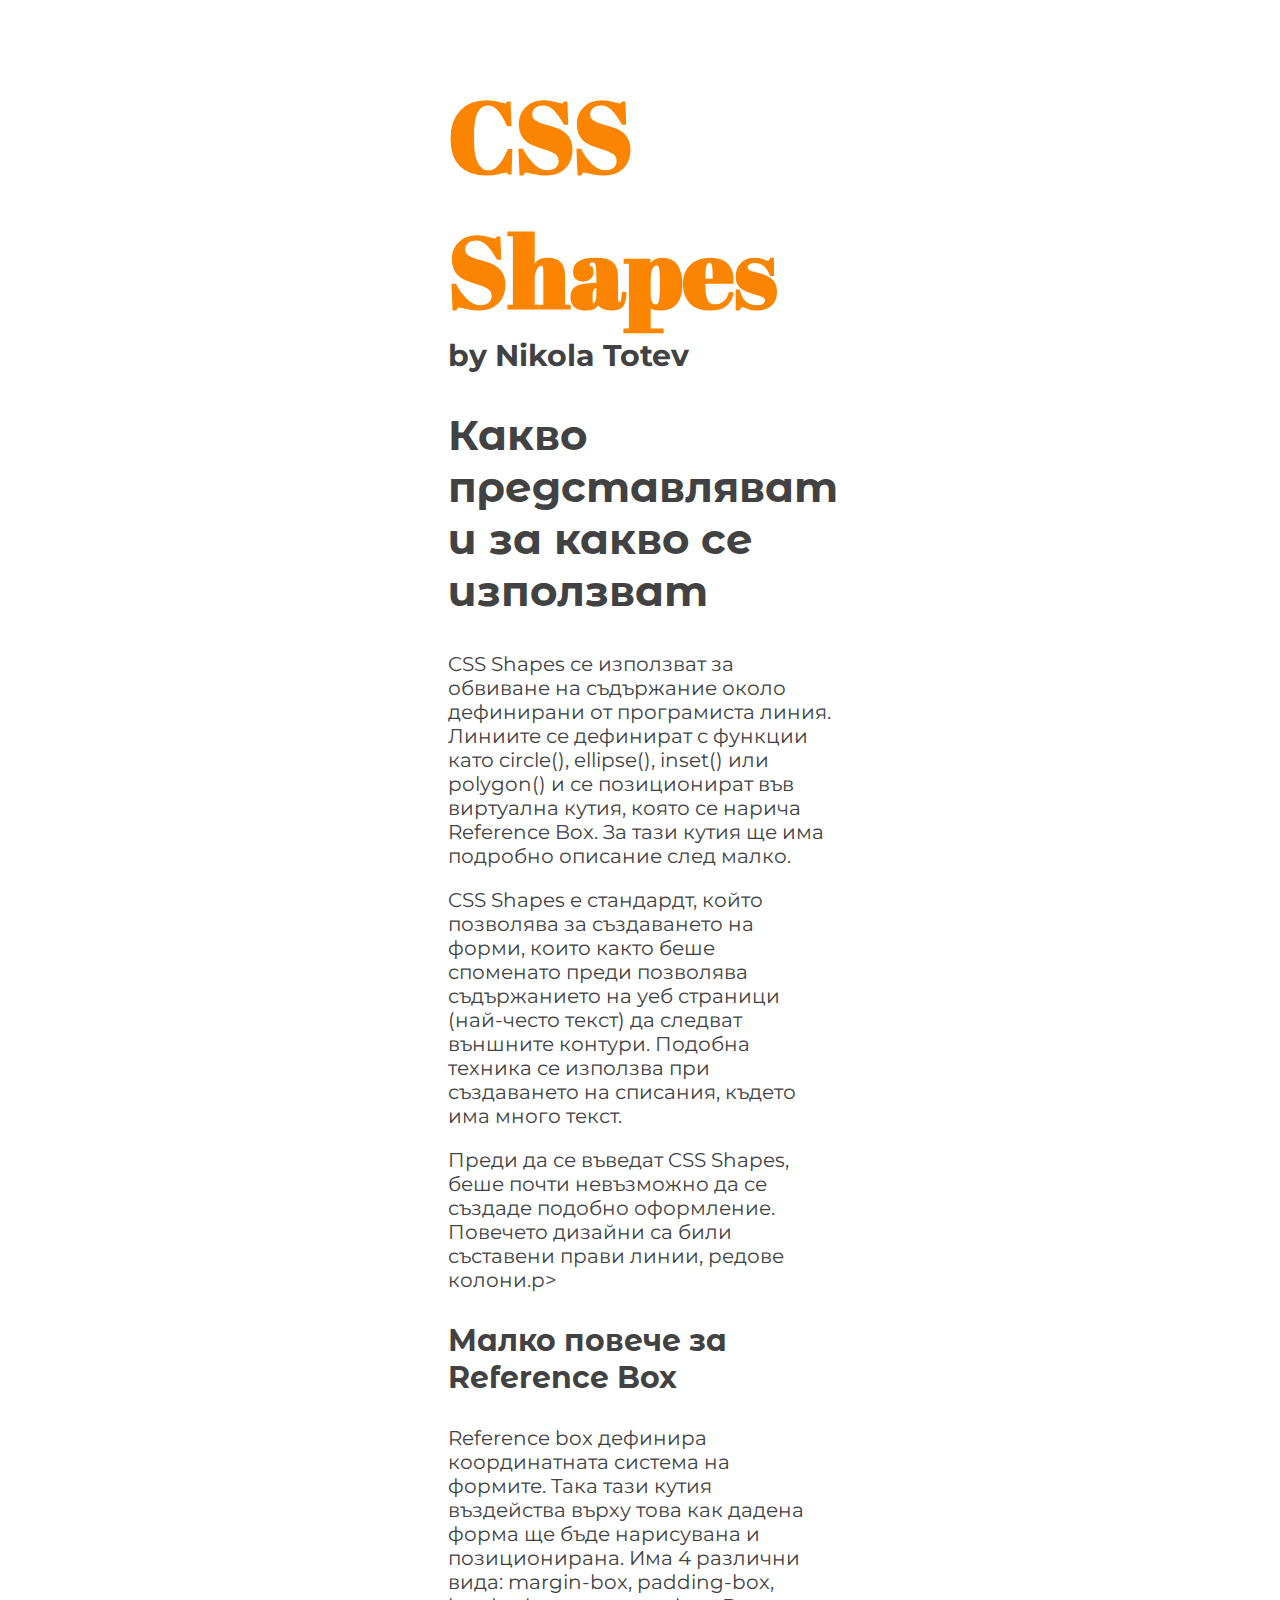
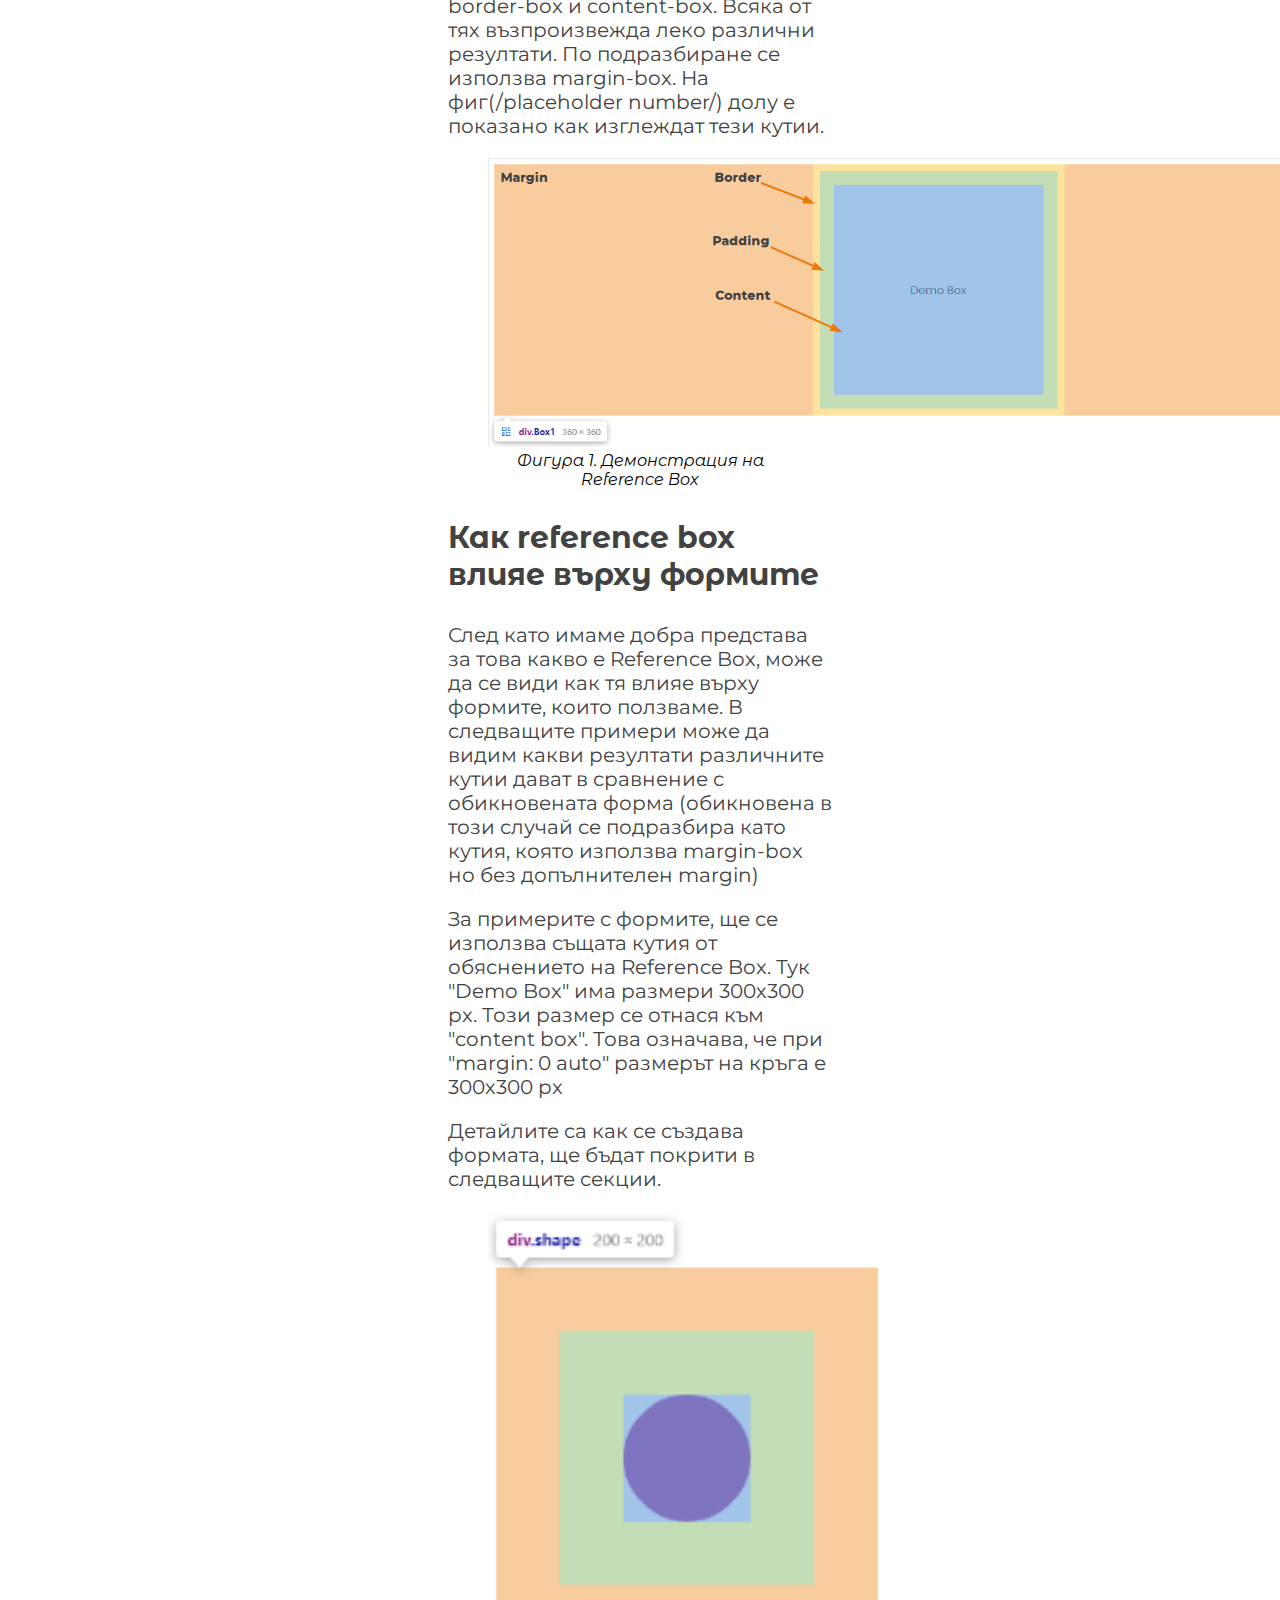
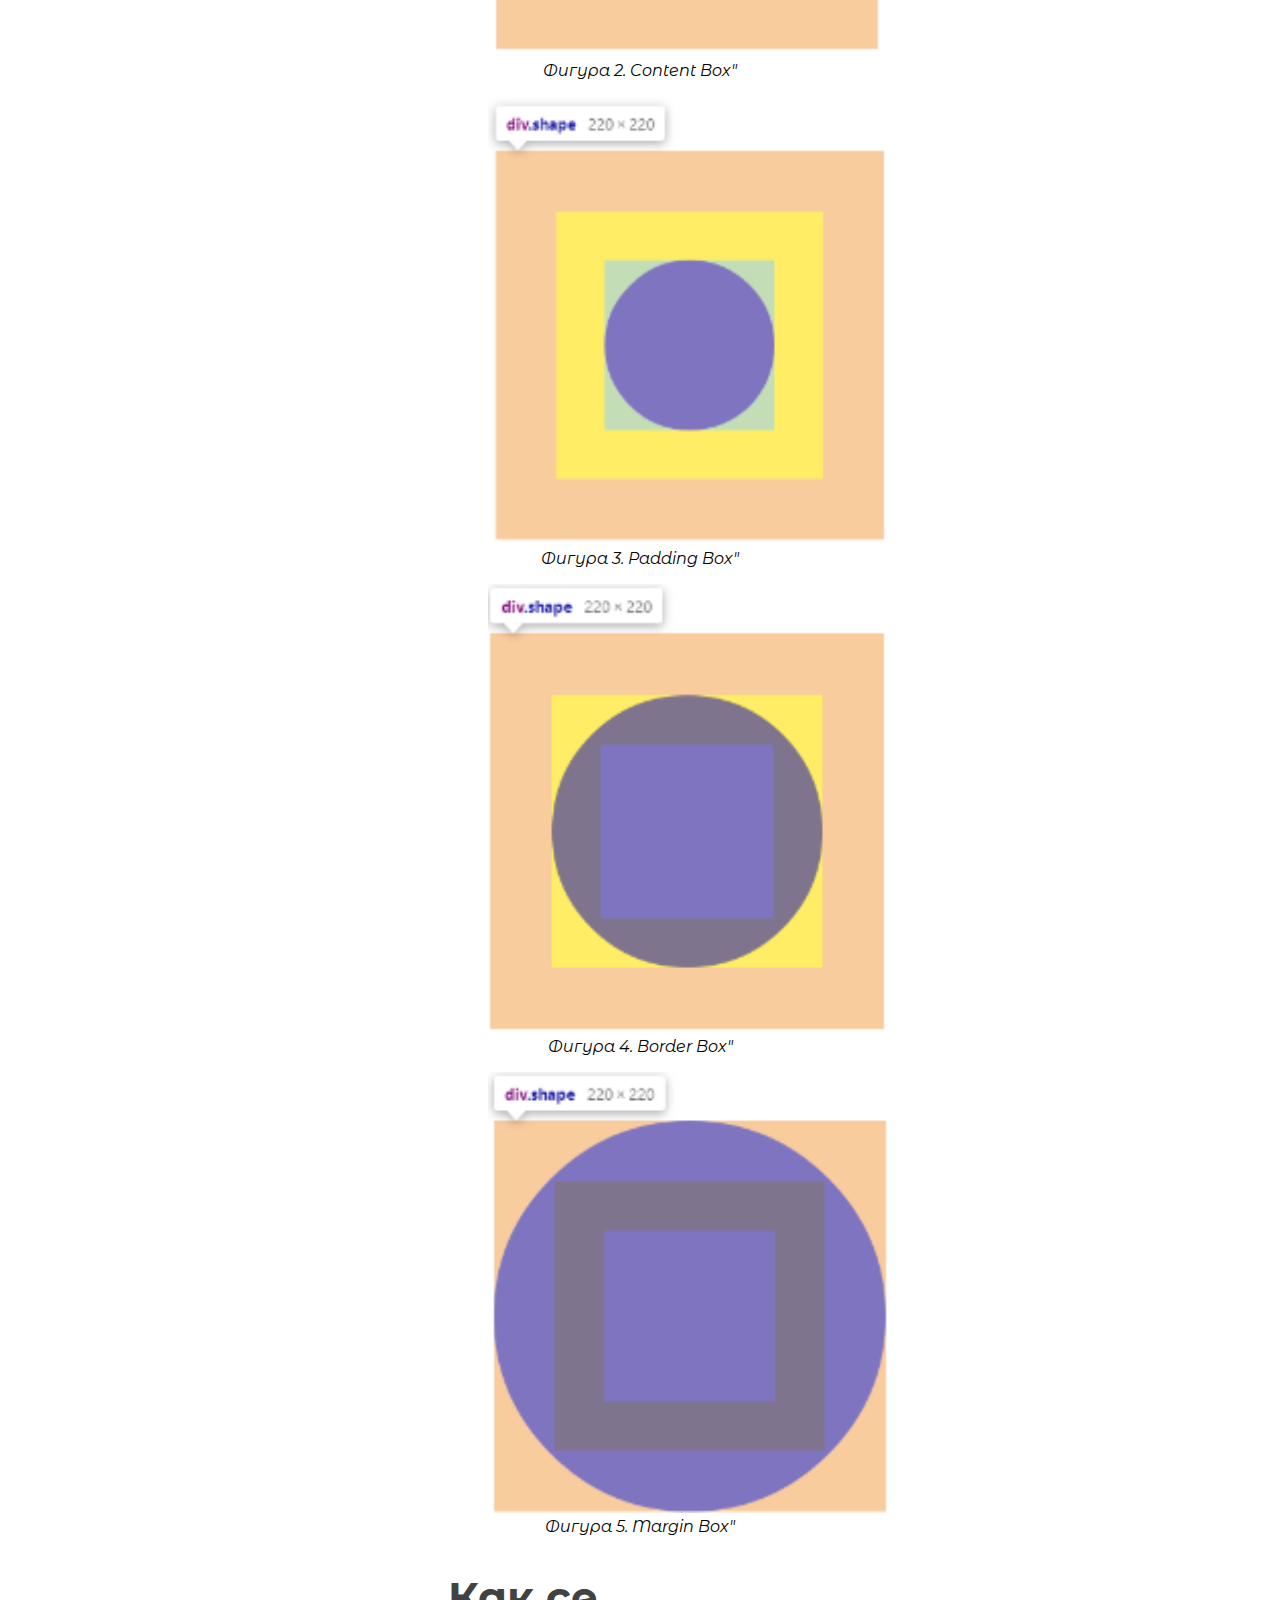
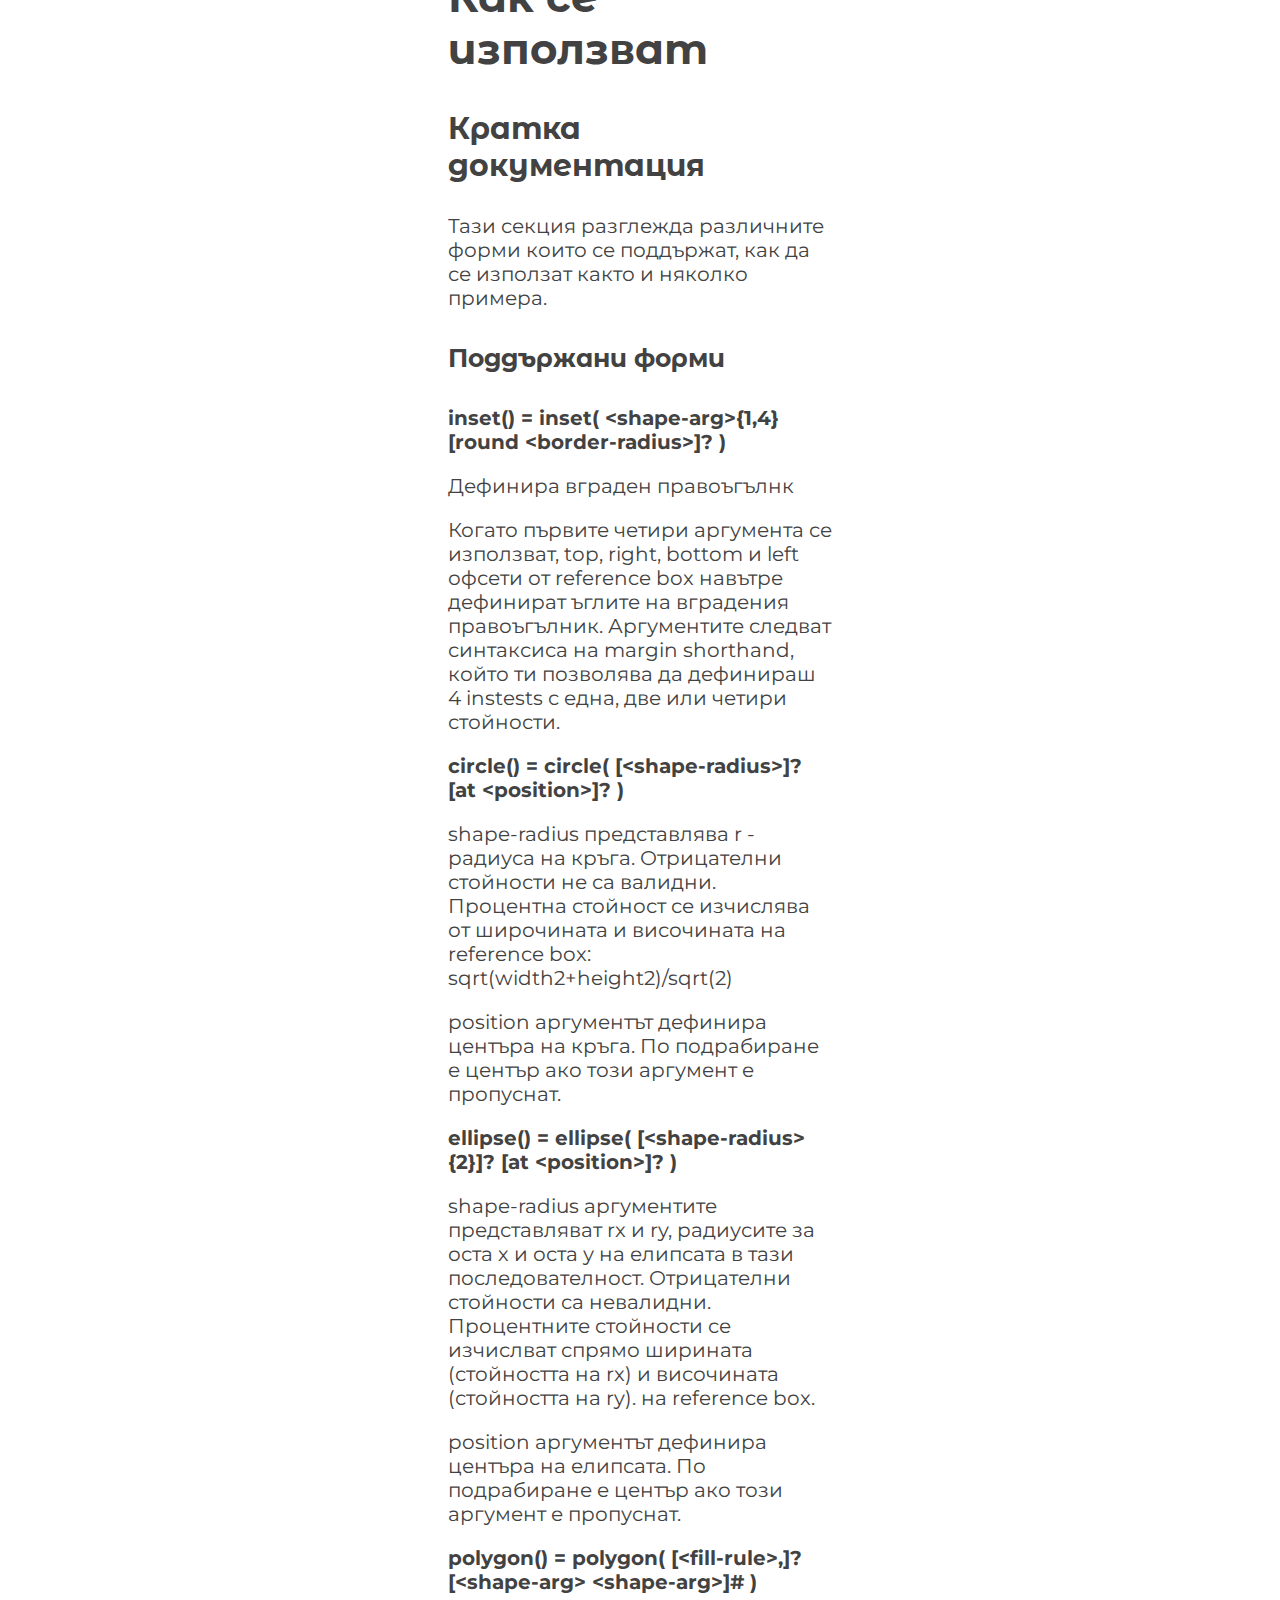
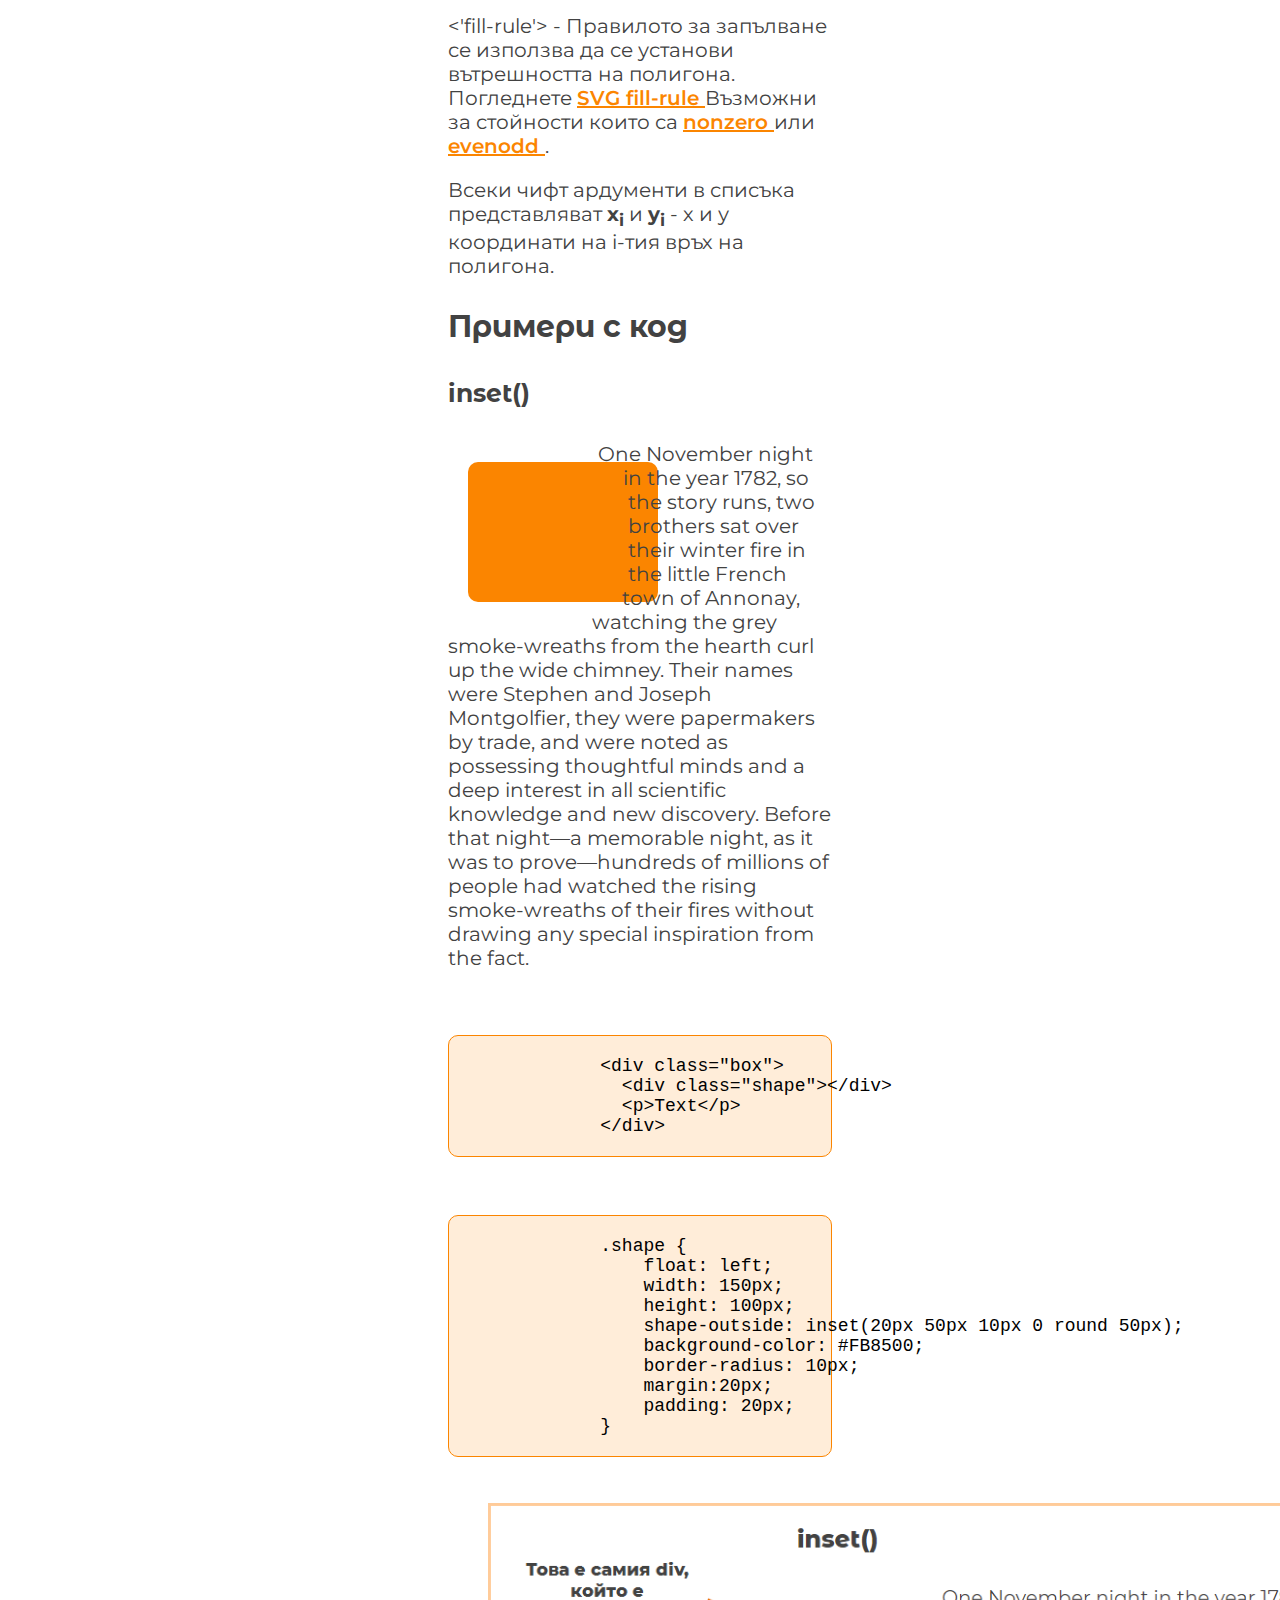
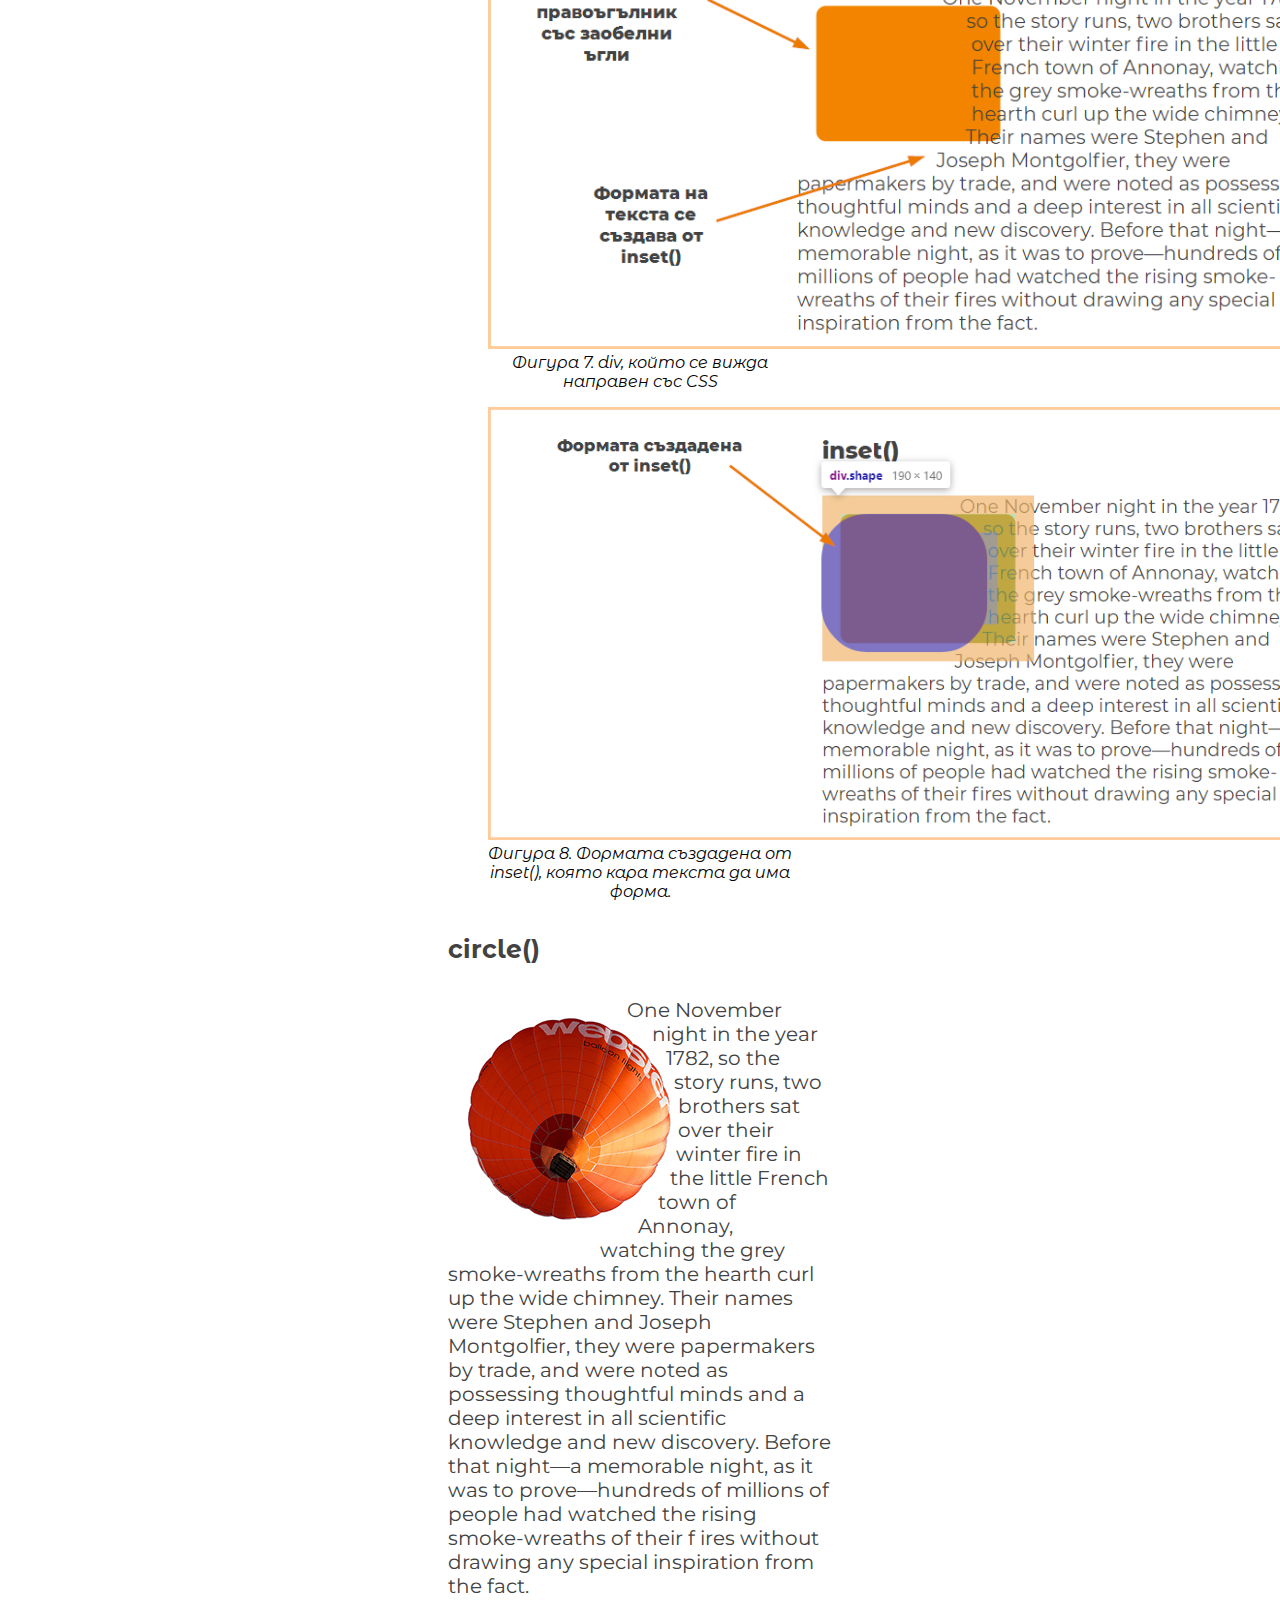
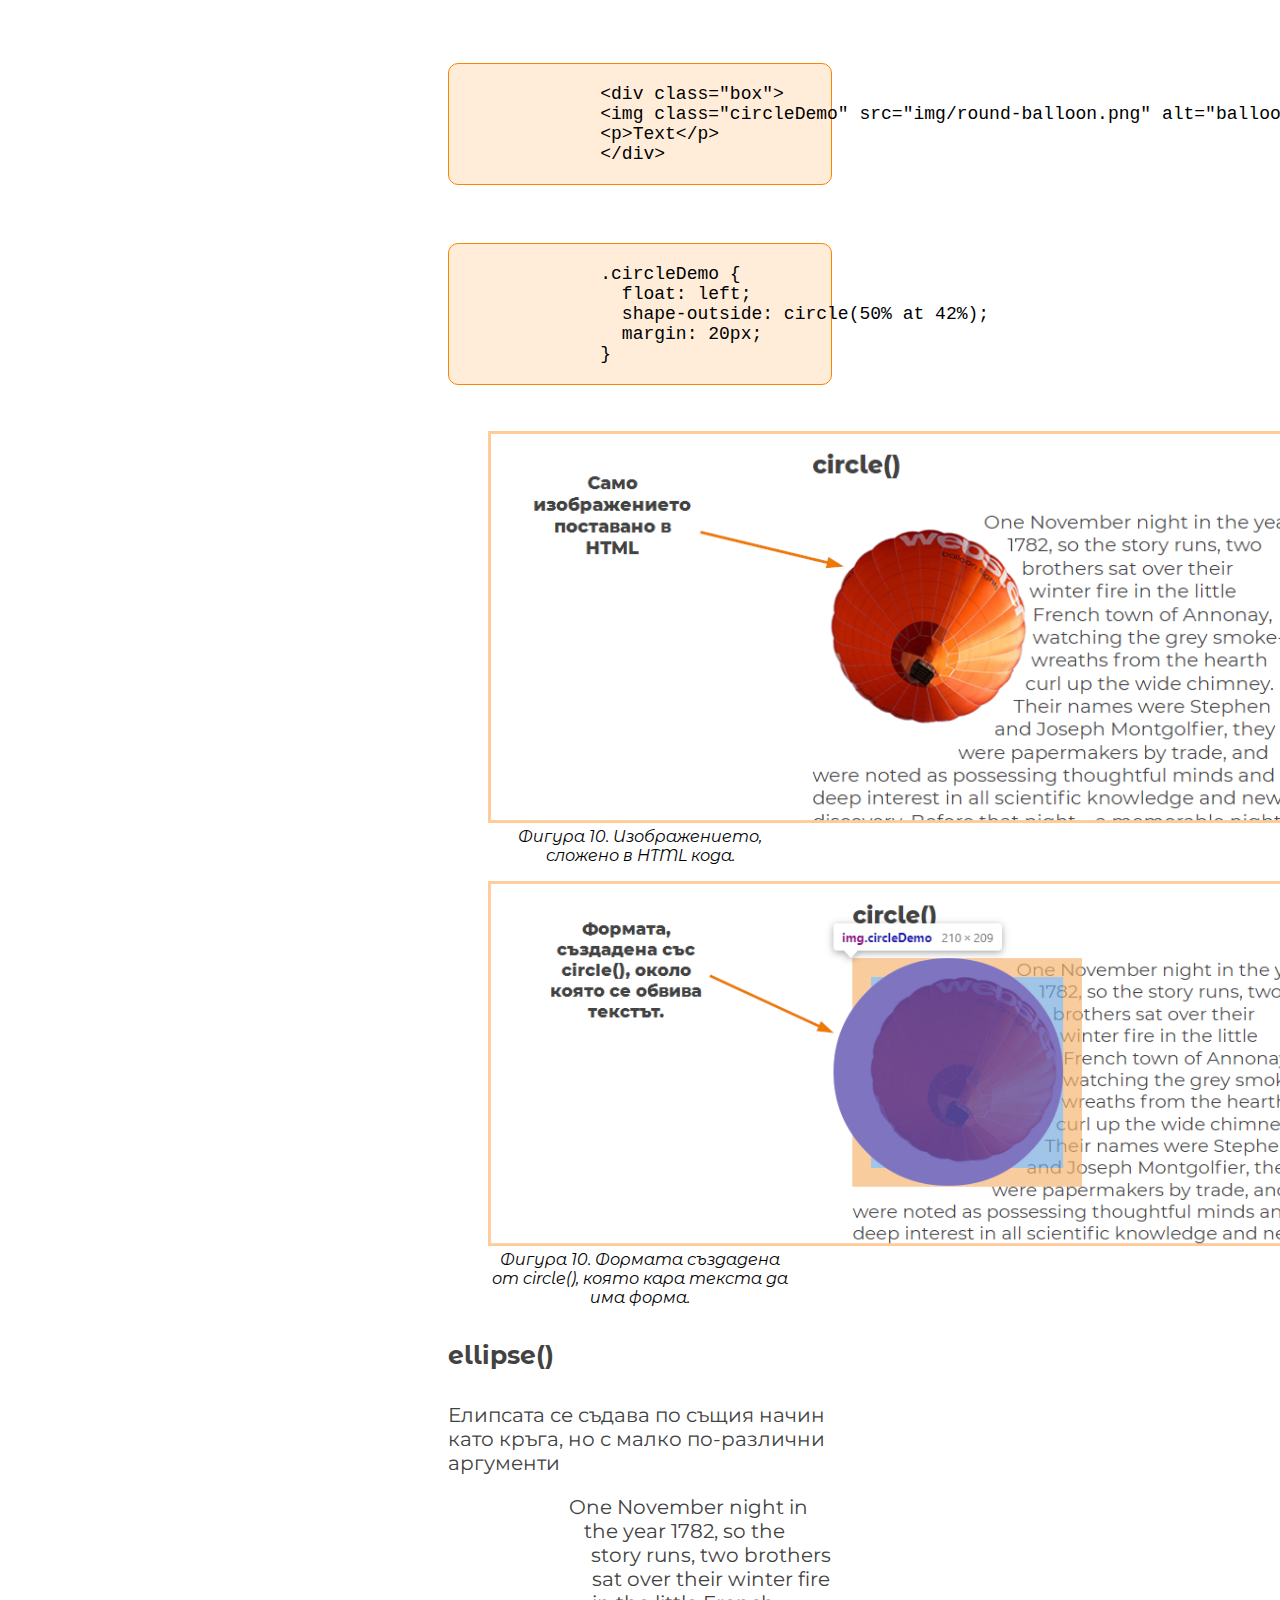
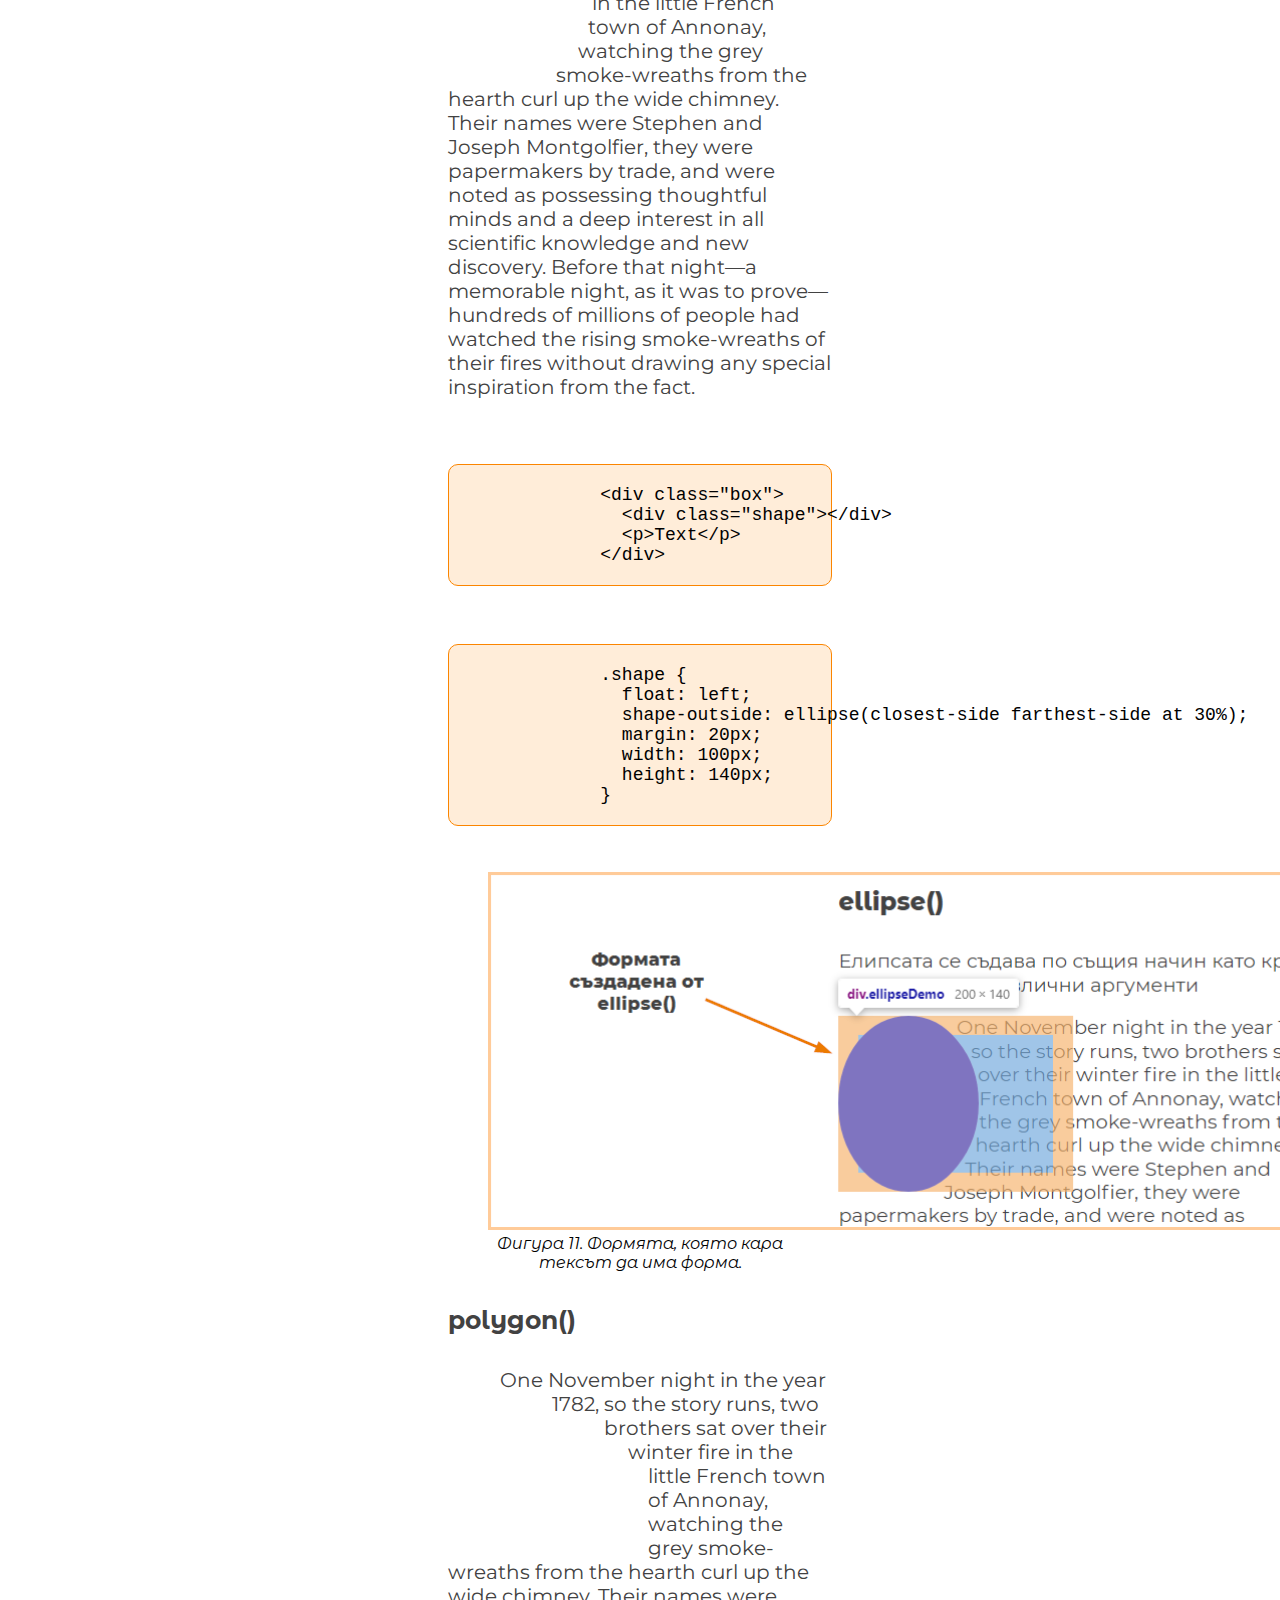
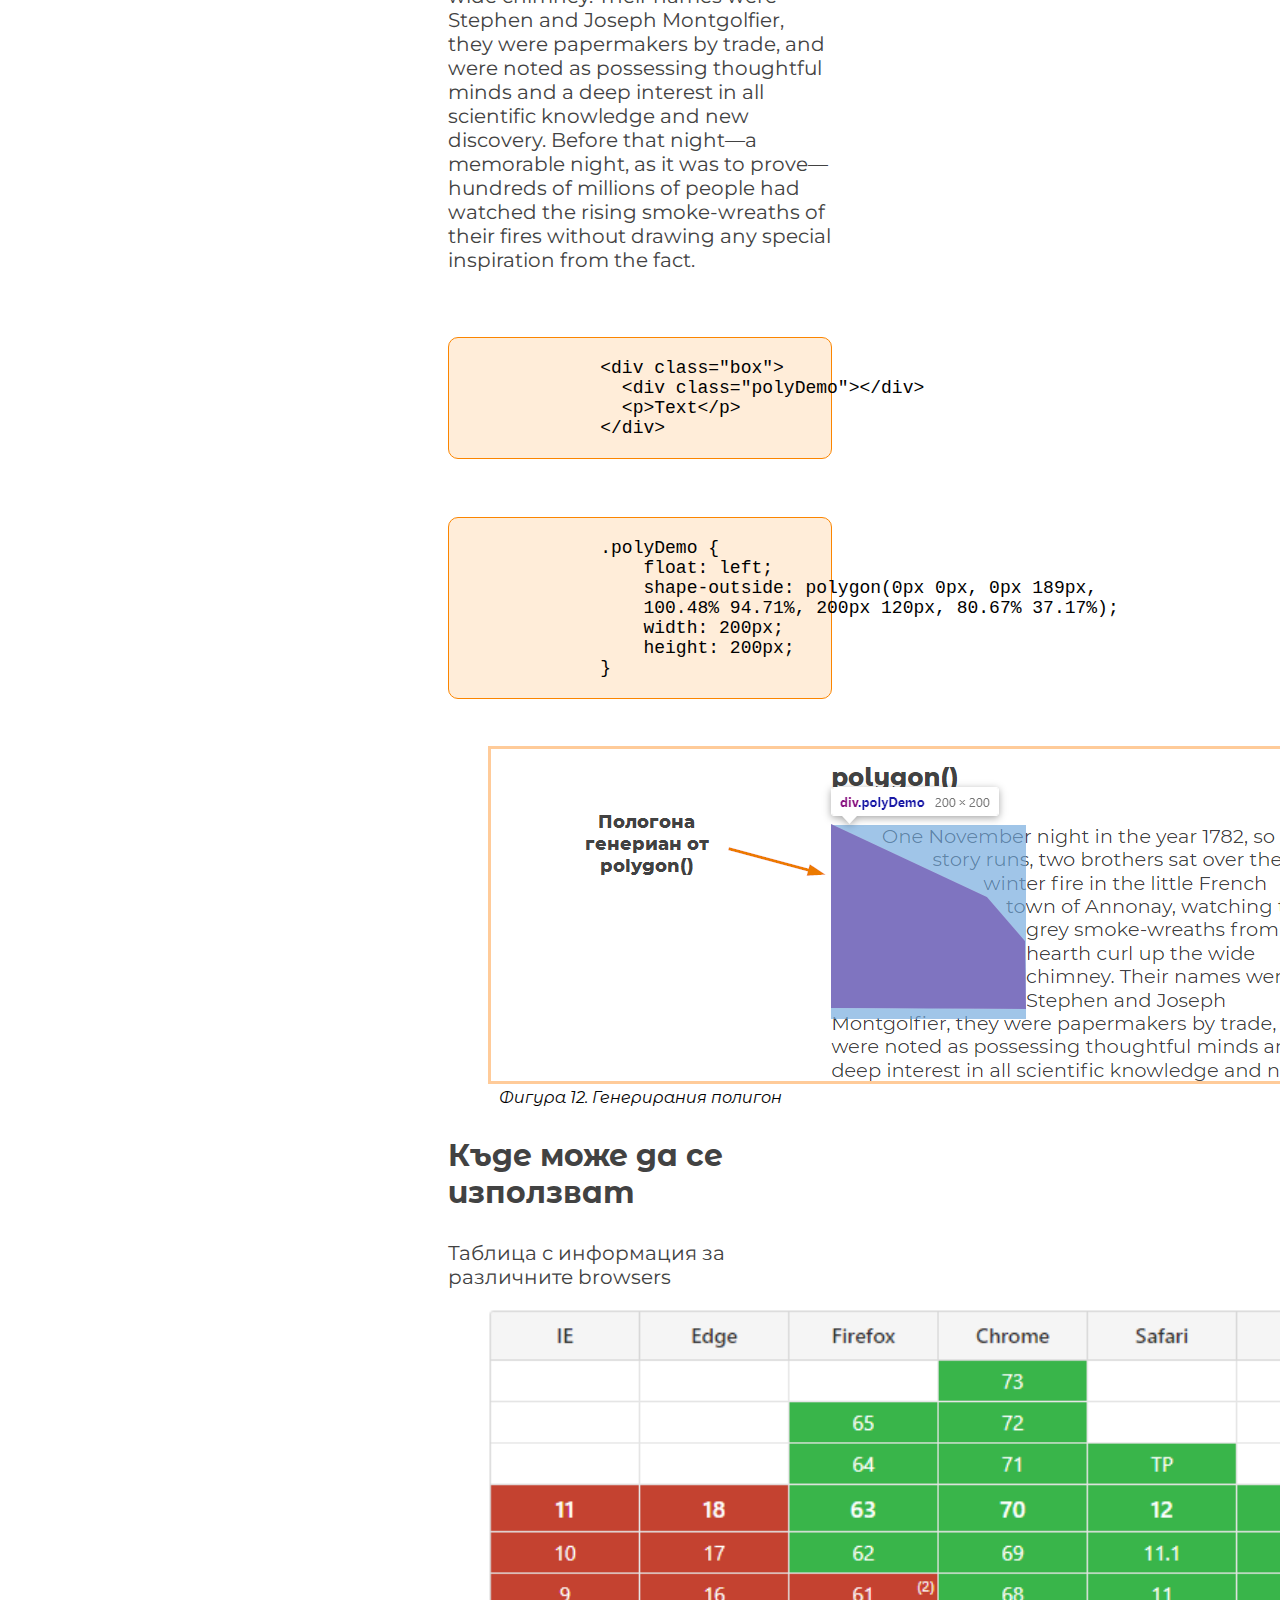
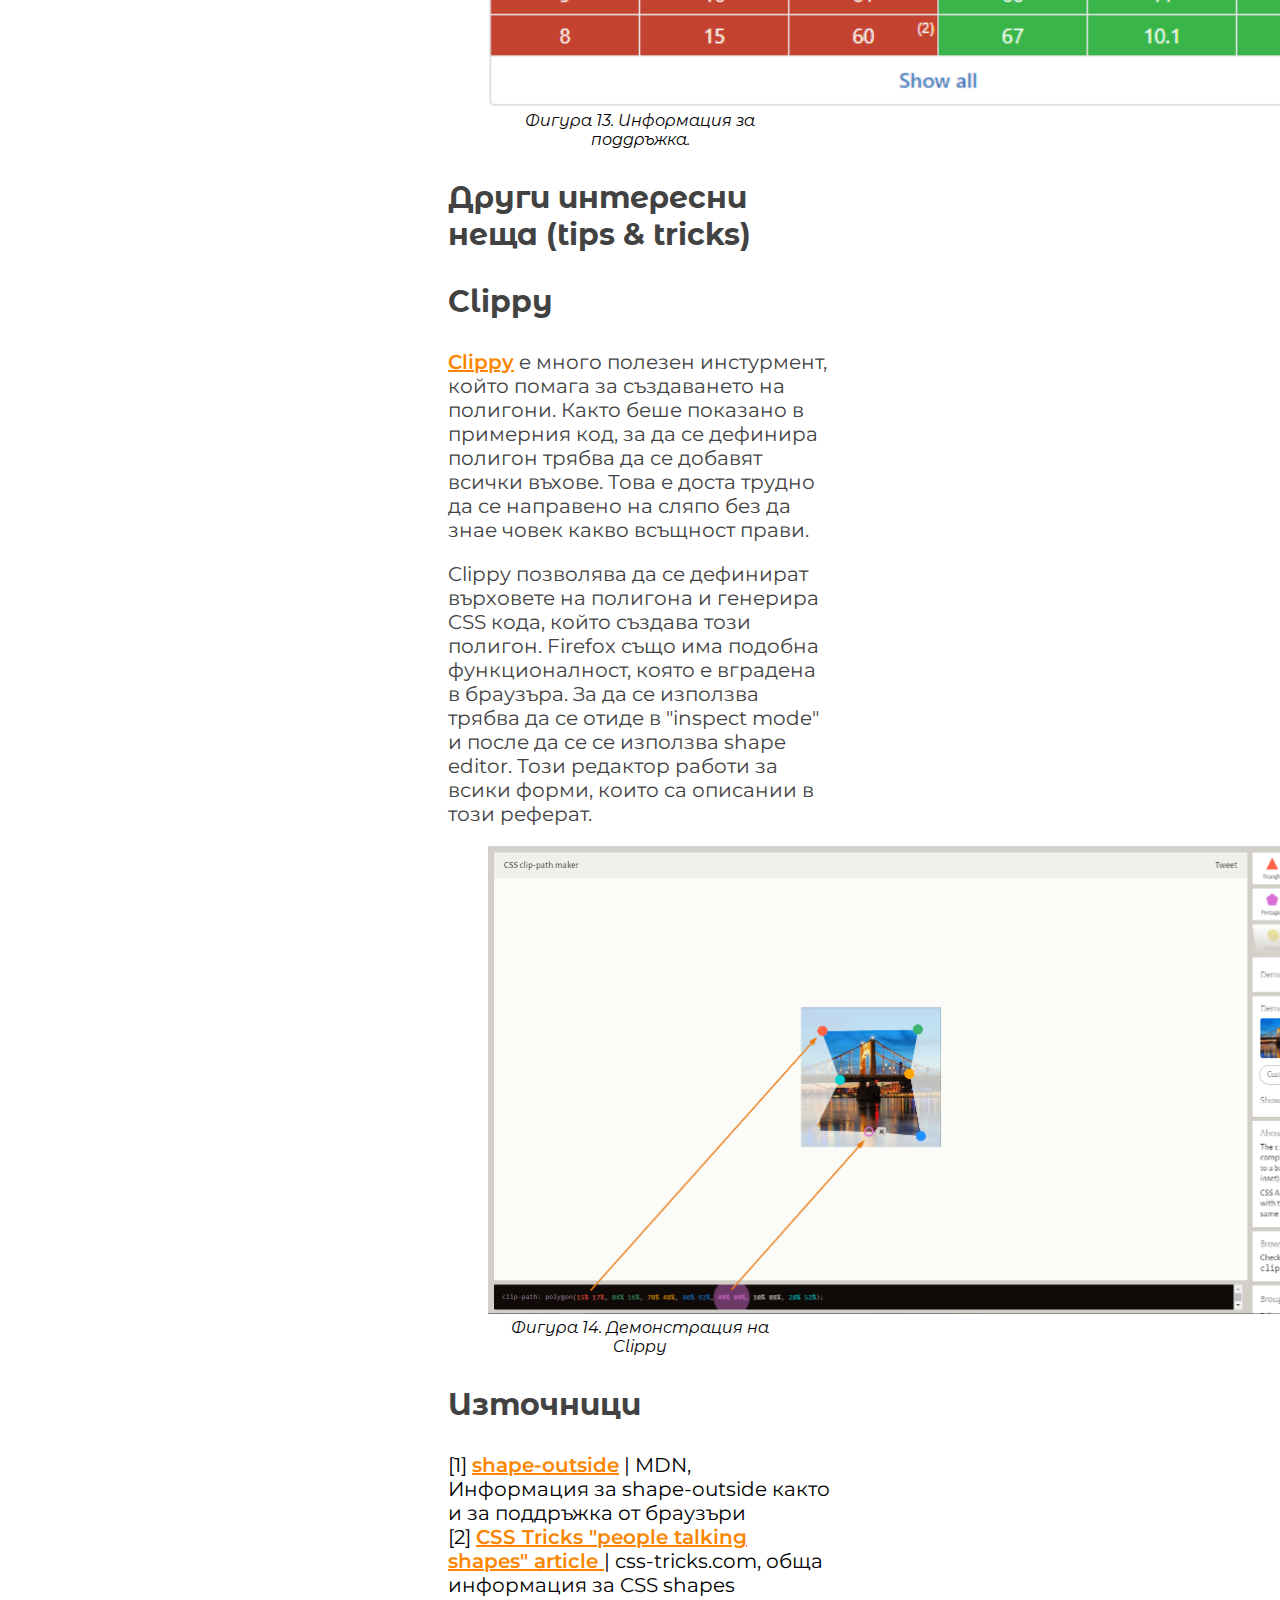
<file: index.html>
<!DOCTYPE html>
<html>

<head>
  <meta charset="utf-8" />
  <link rel="stylesheet" href="css/styling.css">
  <link rel="preconnect" href="https://fonts.gstatic.com">
  <link href="https://fonts.googleapis.com/css2?family=Abril+Fatface&family=Montserrat&family=Montserrat+Alternates:wght@400;500;800;900&display=swap" rel="stylesheet">
  <link rel="shortcut icon" href="img/favicon.png" type="image/png">
  <title>CSS Shapes</title>
</head>

<body>
  <main id="mainBox">
    <header>
      <section>
        <h1 class="pageTitle">
          CSS Shapes
        </h1>
        <h3 class="authorInfo">
          by Nikola Totev
        </h3>
      </section>
    </header>

    <section>
      <header>
        <h2>Какво представляват и за какво се използват</h2>
      </header>
      <article>
        <p>CSS Shapes се използват за обвиване на съдържание около дефинирани от програмиста линия.
          Линиите се дефинират с функции като circle(), ellipse(), inset() или polygon() и се позиционират във виртуална кутия, която се нарича Reference Box.
          За тази кутия ще има подробно описание след малко.</p>

        <p> CSS Shapes е стандардт, който позволява за създаването на форми, които както беше споменато преди
          позволява съдържанието на уеб страници (най-често текст) да следват външните контури.
          Подобна техника се използва при създаването на списания, където има много текст.</p>

        <p>Преди да се въведат CSS Shapes, беше почти невъзможно да се създаде подобно оформление. Повечето дизайни са били съставени прави линии, редове колони.p>
      </article>

      <header>
        <h3>Малко повече за Reference Box</h3>
      </header>
      <article>
        <p>Reference box дефинира координатната система на формите.
          Така тази кутия въздейства върху това как дадена форма ще бъде нарисувана и позиционирана.
          Има 4 различни вида: margin-box, padding-box, border-box и content-box. Всяка от тях възпроизвежда леко различни резултати. По подразбиране се използва
          margin-box. На фиг(/placeholder number/) долу е показано как изглеждат тези кутии. </p>
        <figure>
          <img src="img/refBox.png" alt="Reference box" width="900">
          <figcaption id="fig1">Фигура 1. Демонстрация на Reference Box</figcaption>
        </figure>
      </article>

      <header>
        <h3> Как reference box влияe върху формите </h3>
      </header>
      <article>
        <p>След като имаме добра представа за това какво е Reference Box,
          може да се види как тя влияе върху формите, които ползваме. В следващите примери може да видим какви резултати
          различните кутии дават в сравнение с обикновената форма
          (обикновена в този случай се подразбира като кутия, която използва margin-box но без допълнителен margin)</p>
        <p>
          За примерите с формите, ще се използва същата кутия от обяснението на Reference Box. Тук "Demo Box" има размери 300х300 px.
          Този размер се отнася към "content box". Това означава, че при "margin: 0 auto" размерът на кръга е 300х300 px
        </p>
        <p>
          Детайлите са как се създава формата, ще бъдат покрити в следващите секции.
        </p>


        <figure>
          <img src="img/ContentBox.png" alt="Reference box" width="400">
          <figcaption id="fig2">Фигура 2. Content Box"</figcaption>
        </figure>

        <figure>
          <img src="img/PaddingBox.png" alt="Reference box" width="400">
          <figcaption id="fig3">Фигура 3. Padding Box"</figcaption>
        </figure>

        <figure>
          <img src="img/BorderBox.png" alt="Reference box" width="400">
          <figcaption id="fig4">Фигура 4. Border Box"</figcaption>
        </figure>

        <figure>
          <img src="img/MarginBox.png" alt="Reference box" width="400">
          <figcaption id="fig5">Фигура 5. Margin Box"</figcaption>
        </figure>

      </article>
    </section>

    <section>
      <header>
        <h2> Как се използват </h2>
      </header>
      <article>
        <header>
          <h3> Кратка документация</h3>
        </header>
        <article>
          <p>
            Тази секция разглежда различните форми които се поддържат, как да се използат както и няколко примера.
          </p>
          <h4>Поддържани форми</h4>
          <p class="supportedShape">inset() = inset( &ltshape-arg>{1,4} [round &ltborder-radius&gt]? )</p>
          <p>Дефинира вграден правоъгълнк</p>
          <!--
            When all of the first four arguments
            are supplied they represent the top, right,
            bottom and left offsets from the reference box
            inward that define the positions of the edges of the inset rectangle.
            These arguments follow the syntax of the margin shorthand,
            that let you set all four insets with one, two or four values. -->

          <p>
            Когато първите четири аргумента се използват, top, right, bottom и left офсети от
            reference box навътре дефинират ъглите на вградения правоъгълник.
            Аргументите следват синтаксиса на margin shorthand, който ти позволява да
            дефинираш 4 instests с една, две или четири стойности.
          </p>

          <!--The shape-radius argument represents r, the radius of the circle. Negative values are invalid.
               A percentage value here is resolved from the used width and height of the reference box as
                sqrt(width2+height2)/sqrt(2).

              The position argument defines the center of the circle. This defaults to center if omitted.-->
          <p class="supportedShape">circle() = circle( [&ltshape-radius&gt]? [at &ltposition&gt]? )</p>
          <p>
            shape-radius представлява r - радиуса на кръга. Отрицателни стойности не са валидни.
            Процентна стойност се изчислява от широчината и височината на reference box: sqrt(width2+height2)/sqrt(2)
          </p>

          <p>
            position аргументът дефинира центъра на кръга. По подрабиране е център ако този аргумент е пропуснат.
          </p>

          <!--
          The shape-radius arguments represent rx and ry, the x-axis and y-axis radii of the ellipse,
          in that order. Negative values for either radius are invalid. Percentage values here
          are resolved against the used width (for the rx value) and the used height (for the ry value)
          of the reference box.
          The position argument defines the center of the ellipse. This defaults to center if omitted.
        -->
          <p class="supportedShape">ellipse() = ellipse( [&ltshape-radius&gt{2}]? [at &ltposition&gt]? )</p>
          <p>
            shape-radius аргументите представляват rx и ry, радиусите за оста х и оста у на елипсата в тази последователност.
            Отрицателни стойности са невалидни. Процентните стойности се изчислват спрямо ширината (стойността на rx) и височината (стойността на ry).
            на reference box.
          </p>

          <p>
            position аргументът дефинира центъра на елипсата. По подрабиране е център ако този аргумент е пропуснат.
          </p>

          <!--
          <'fill-rule'> - The filling rule used to determine the interior of the polygon.
          Possible values are nonzero or evenodd.
           Default value when omitted is nonzero.
          Each pair argument in the list represents xi and yi - the x and y axis coordinates
           of the i-th vertex of the polygon.
          The UA must close a polygon by connecting the last vertex with the first vertex of the list.-->

          <p class="supportedShape">polygon() = polygon( [&ltfill-rule&gt,]? [&ltshape-arg&gt &ltshape-arg&gt]# )</p>
          <p>
            &lt'fill-rule'&gt - Правилото за запълване се използва да се установи вътрешността на полигона.
            Погледнете <a href="https://www.w3.org/TR/SVG/painting.html#FillRuleProperty">SVG fill-rule </a>
            Възможни за стойности които са
            <a href="https://www.w3.org/TR/SVG/painting.html#FillRuleProperty">nonzero </a>
            или
            <a href="https://www.w3.org/TR/SVG/painting.html#FillRuleProperty">evenodd </a>
            .
          </p>
          <p>
            Всеки чифт ардументи в списъка представляват <strong>x<sub>i</sub></strong> и <strong>y<sub>i</sub></strong> - х и у координати на i-тия връх на полигона.
          </p>
        </article>

        <header>
          <h3>Примери с код</h3>
        </header>
        <article>
          <h4> inset() </h4>
          <div class="box">
            <div class="shape"></div>
            <p>One November night in the year 1782, so the story runs, two brothers sat over their winter fire in the little French town of Annonay, watching the grey smoke-wreaths from the hearth curl up the wide chimney. Their names were Stephen
              and Joseph Montgolfier, they were papermakers by trade, and were noted as possessing thoughtful minds and a deep interest in all scientific knowledge and new discovery. Before that night—a memorable night, as it was to prove—hundreds of
              millions of people had watched the rising smoke-wreaths of their fires without drawing any special inspiration from the fact.</p>
          </div>
          <pre class="line-numbers">
            <code class="language-markup">
              &ltdiv class="box">
                &ltdiv class="shape">&lt/div>
                &ltp>Text&lt/p>
              &lt/div>
            </code>
          </pre>

          <pre class="line-numbers">
            <code class="language-css">
              .shape {
                  float: left;
                  width: 150px;
                  height: 100px;
                  shape-outside: inset(20px 50px 10px 0 round 50px);
                  background-color: #FB8500;
                  border-radius: 10px;
                  margin:20px;
                  padding: 20px;
              }
            </code>
          </pre>
          <figure>
            <img src="img/VisibleDiv.png" alt="Reference box" width="850">
            <figcaption id="fig7">Фигура 7. div, който се вижда направен със CSS</figcaption>
          </figure>
          <figure>
            <img src="img/inset.png" alt="Reference box" width="850">
            <figcaption id="fig8">Фигура 8. Формата създадена от inset(), която кара текста да има форма.</figcaption>
          </figure>

          <h4> circle() </h4>
          <div class="box">
            <img class="circleDemo" src="img/round-balloon.png" alt="balloon">
            <p>One November night in the year 1782, so the story runs,
              two brothers sat over their winter fire in the little French
              town of Annonay, watching the grey smoke-wreaths from the hearth
              curl up the wide chimney. Their names were Stephen
              and Joseph Montgolfier, they were papermakers by trade, and
              were noted as possessing thoughtful minds and a deep interest
              in all scientific knowledge and new discovery. Before that
              night—a memorable night, as it was to prove—hundreds of
              millions of people had watched the rising smoke-wreaths of their f
              ires without drawing any special inspiration from the fact.</p>
          </div>

          <p>

          </p>
          <pre class="line-numbers">
            <code class="language-markup">
              &ltdiv class="box">
              &ltimg class="circleDemo" src="img/round-balloon.png" alt="balloon">
              &ltp>Text&lt/p>
              &lt/div>
            </code>
          </pre>

          <pre class="line-numbers">
            <code class="language-css">
              .circleDemo {
                float: left;
                shape-outside: circle(50% at 42%);
                margin: 20px;
              }
            </code>
          </pre>

          <figure>
            <img src="img/imgOnly.png" alt="Reference box" width="850">
            <figcaption id="fig9">Фигура 10. Изображението, сложено в HTML кода. </figcaption>
          </figure>
          <figure>
            <img src="img/circle.png" alt="Reference box" width="850">
            <figcaption id="fig10">Фигура 10. Формата създадена от circle(), която кара текста да има форма.</figcaption>
          </figure>

          <h4>ellipse()</h4>
          <p>Елипсата се съдава по същия начин като кръга, но с малко по-различни аргументи </p>

          <div class="box">
            <div class="ellipseDemo"></div>
            <p>One November night in the year 1782,
              so the story runs, two brothers sat over their
              winter fire in the little French town of Annonay,
              watching the grey smoke-wreaths from the hearth curl
              up the wide chimney. Their names were Stephen
              and Joseph Montgolfier, they were papermakers by trade,
              and were noted as possessing thoughtful minds and a deep
              interest in all scientific knowledge and new discovery.
              Before that night—a memorable night, as it was to prove—hundreds of
              millions of people had watched the rising smoke-wreaths of
              their fires without drawing any special inspiration from the fact.</p>
          </div>


          <pre class="line-numbers">
            <code class="language-markup">
              &ltdiv class="box">
                &ltdiv class="shape">&lt/div>
                &ltp>Text&lt/p>
              &lt/div>
            </code>
          </pre>

          <pre class="line-numbers">
            <code class="language-css">
              .shape {
                float: left;
                shape-outside: ellipse(closest-side farthest-side at 30%);
                margin: 20px;
                width: 100px;
                height: 140px;
              }
            </code>
          </pre>

          <figure>
            <img src="img/ellipse.png" alt="Reference box" width="850">
            <figcaption id="fig11">Фигура 11. Формята, която кара тексът да има форма. </figcaption>
          </figure>

          <h4>polygon()</h4>
          <div class="box">
            <div class="polyDemo"></div>
            <p>One November night in the year 1782, so the story runs,
              two brothers sat over their winter fire in the little
              French town of Annonay, watching the grey smoke-wreaths
              from the hearth curl up the wide chimney. Their names were
              Stephen and Joseph Montgolfier, they were papermakers by trade,
              and were noted as possessing thoughtful minds and a deep interest
              in all scientific knowledge and new discovery. Before that night—a
              memorable night, as it was to prove—hundreds of millions of people had
              watched the rising smoke-wreaths of their fires without drawing any special
              inspiration from the fact.</p>
          </div>

          <pre class="line-numbers">
            <code class="language-markup">
              &ltdiv class="box">
                &ltdiv class="polyDemo">&lt/div>
                &ltp>Text&lt/p>
              &lt/div>
            </code>
          </pre>

          <pre class="line-numbers">
            <code class="language-css">
              .polyDemo {
                  float: left;
                  shape-outside: polygon(0px 0px, 0px 189px,
                  100.48% 94.71%, 200px 120px, 80.67% 37.17%);
                  width: 200px;
                  height: 200px;
              }
            </code>
          </pre>

          <figure>
            <img src="img/polygon.png" alt="Reference box" width="850">
            <figcaption id="fig12">Фигура 12. Генерирания полигон </figcaption>
          </figure>
        </article>

        <header>
          <h3>Къде може да се използват </h3>
        </header>
        <article>
          <p>Таблица с информация за различните browsers</p>
          <figure>
            <img src="img/browserSupport.png" alt="Reference box" width="900">
            <figcaption id="fig13">Фигура 13. Информация за поддръжка.</figcaption>
          </figure>
        </article>

        <header>
          <h3>Други интересни неща (tips & tricks)</h3>
        </header>
        <article>
          <h3>Clippy</h3>
          <p>
            <a href="https://bennettfeely.com/clippy/">Clippy</a> e много полезен инстурмент, който помага за създаването на полигони. Както беше показано в
            примерния код, за да се дефинира полигон трябва да се добавят всички въхове. Това е доста трудно да се направено
            на сляпо без да знае човек какво всъщност прави.
          </p>
          <p>
            Clippy позволява да се дефинират върховете на полигона и генерира CSS кода, който създава този полигон.
            Firefox също има подобна функционалност, която е вградена
            в браузъра. За да се използва трябва да се отиде в "inspect mode" и после да се се
            използва shape editor.
            Този редактор работи за всики форми, които са
            описании в този реферат.
          </p>
          <figure>
            <img src="img/Clippy.png" alt="Clippy" width="950">
            <figcaption id="fig14">Фигура 14. Демонстрация на Clippy</figcaption>
          </figure>
        </article>

        <header>
          <h3>Източници</h3>
        </header>
        <article>
          <cite class="reference">[1]
            <a href="https://developer.mozilla.org/en-US/docs/Web/CSS/shape-outside" target="_blank" rel="external noreferrer nofollow">
              shape-outside</a> | MDN, Информация за shape-outside както и за поддръжка от браузъри </cite> </br>

          <cite class="reference">[2]
            <a href="https://css-tricks.com/people-talkin-shapes/" target="_blank" rel="external noreferrer nofollow">
              CSS Tricks "people talking shapes" article </a> | css-tricks.com, обща информация за CSS shapes </cite></br>

          <cite class="reference">[3]
            <a href="http://razvancaliman.com/writing/css-shapes-reference-boxes/" target="_blank" rel="external noreferrer nofollow">
              Reference box information </a> | razvancaliman.com, подробно описание на Reference Box </cite></br>

          <cite class="reference">[4]
            <a href="https://www.youtube.com/watch?v=XyOS_9keq0k " target="_blank" rel="external noreferrer nofollow">
              CSS Box model </a> | youtube.com (5-Minute Web Dev), демонстрация на CSS Box модела </cite></br>

          <cite class="reference">[5]
            <a href="https://developer.mozilla.org/en-US/docs/Web/CSS/CSS_Shapes/Basic_Shapes " target="_blank" rel="external noreferrer nofollow">
              CSS Shapes documentation </a> | MDN, Документация и примери за CSS Shapes</cite></br>

          <cite class="reference">[6]
            <a href="https://docs.w3cub.com/browser_support_tables/css-shapes" target="_blank" rel="external noreferrer nofollow">
              CSS Shapes documentation </a> | docs.w3cub.com, информация за поддръжка от браузъри </cite></br>

          <cite class="reference">[7]
            <a href="https://webdesign.tutsplus.com/tutorials/how-to-use-css-shapes-in-your-web-design--cms-27498" target="_blank" rel="external noreferrer nofollow">

              How to use CSS Shapes </a> | webdesign.tutsplus.com, информация за това как да се използват CSS Shapes </cite></br>
          <cite class="reference">[8]
            <a href="https://tympanus.net/codrops/2018/11/29/an-introduction-to-css-shapes/" target="_blank" rel="external noreferrer nofollow">
              CSS Shapes introduction </a> | tympanus.net, въведени в CSS Shapes </cite></br>

          <cite class="reference">[9]
            <a href="https://www.w3.org/TR/css-shapes-1/#supported-basic-shapes" target="_blank" rel="external noreferrer nofollow">
              More CSS Shapes documentation </a> | w3.org, документация за CSS Shapes </cite></br>

          <cite class="reference">[10]
            <a href="https://drafts.csswg.org/css-shapes/" target="_blank" rel="external noreferrer nofollow">
              More CSS Shapes documentation </a> | drafts.csswg.org, документация за аргументите, които се приемат от различните функции </cite></br>

        </article>
      </article>
    </section>
  </main>
</body>

</html>
</file>
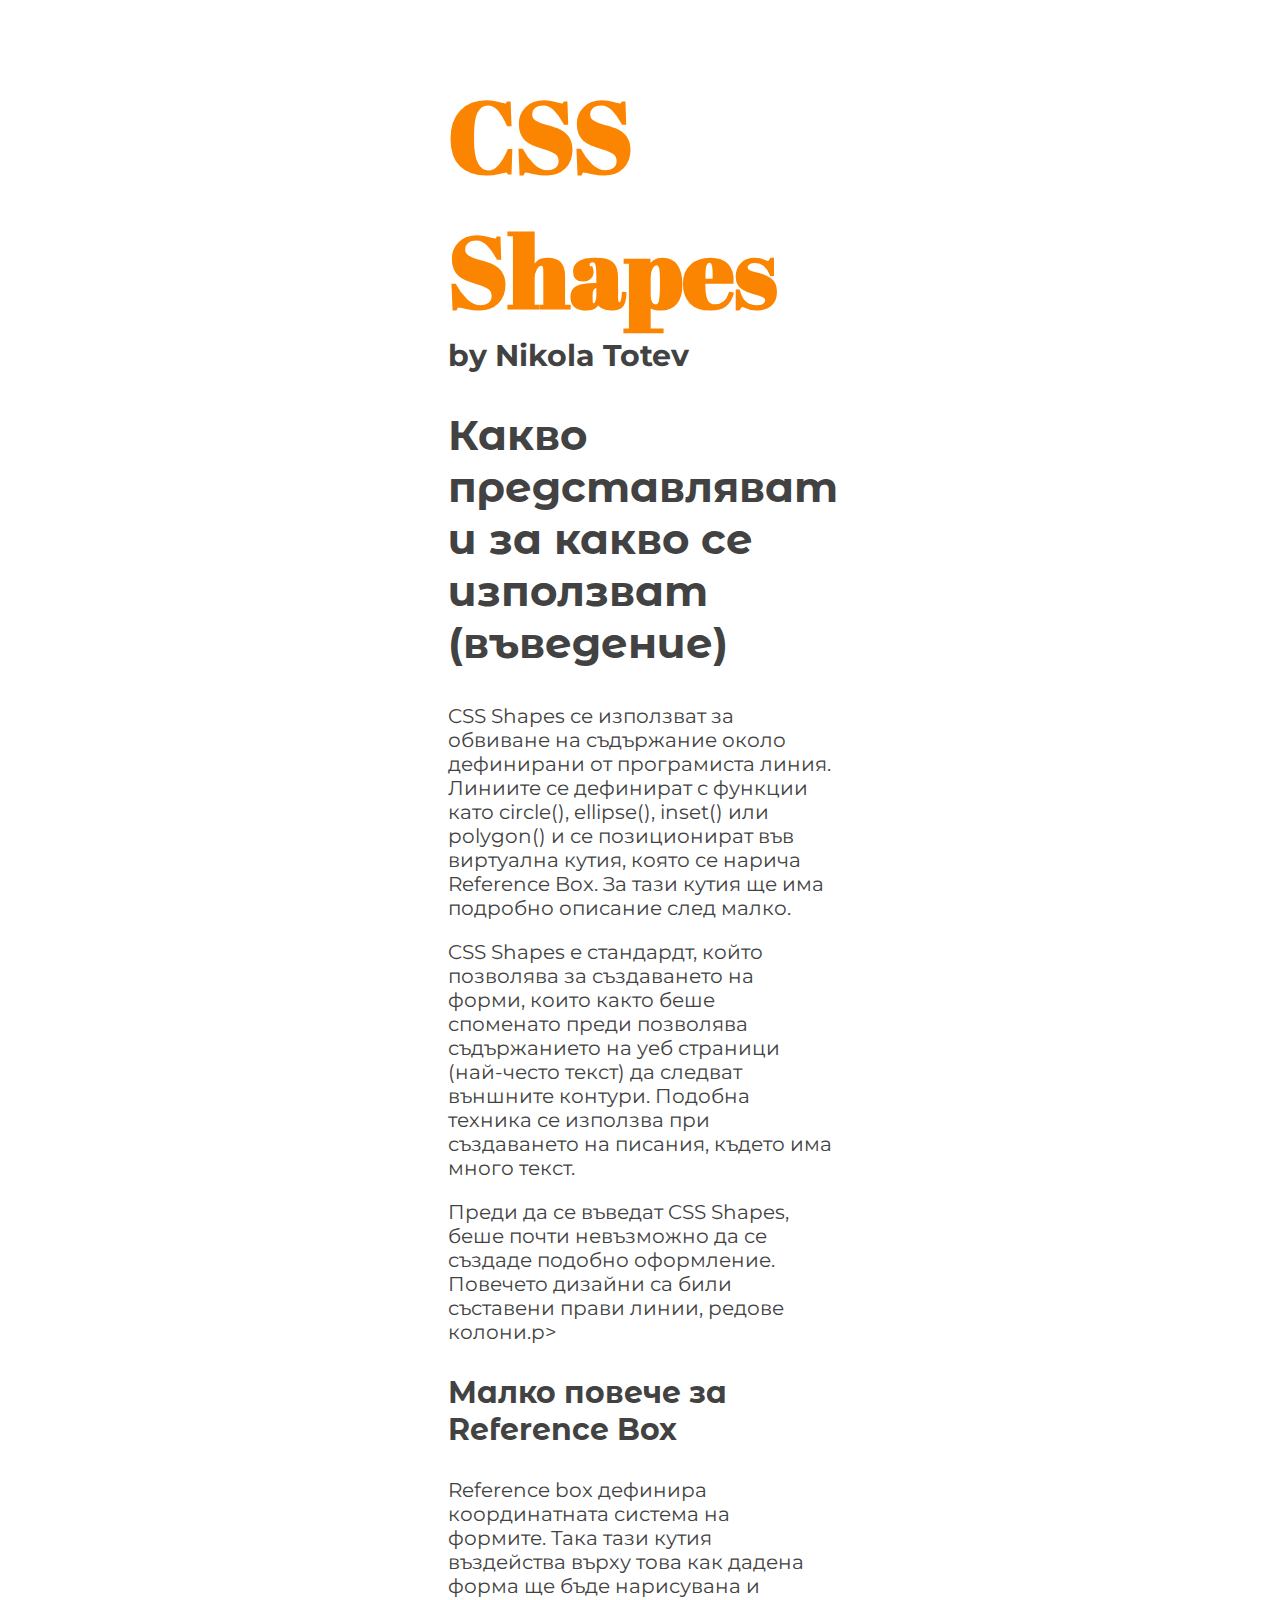
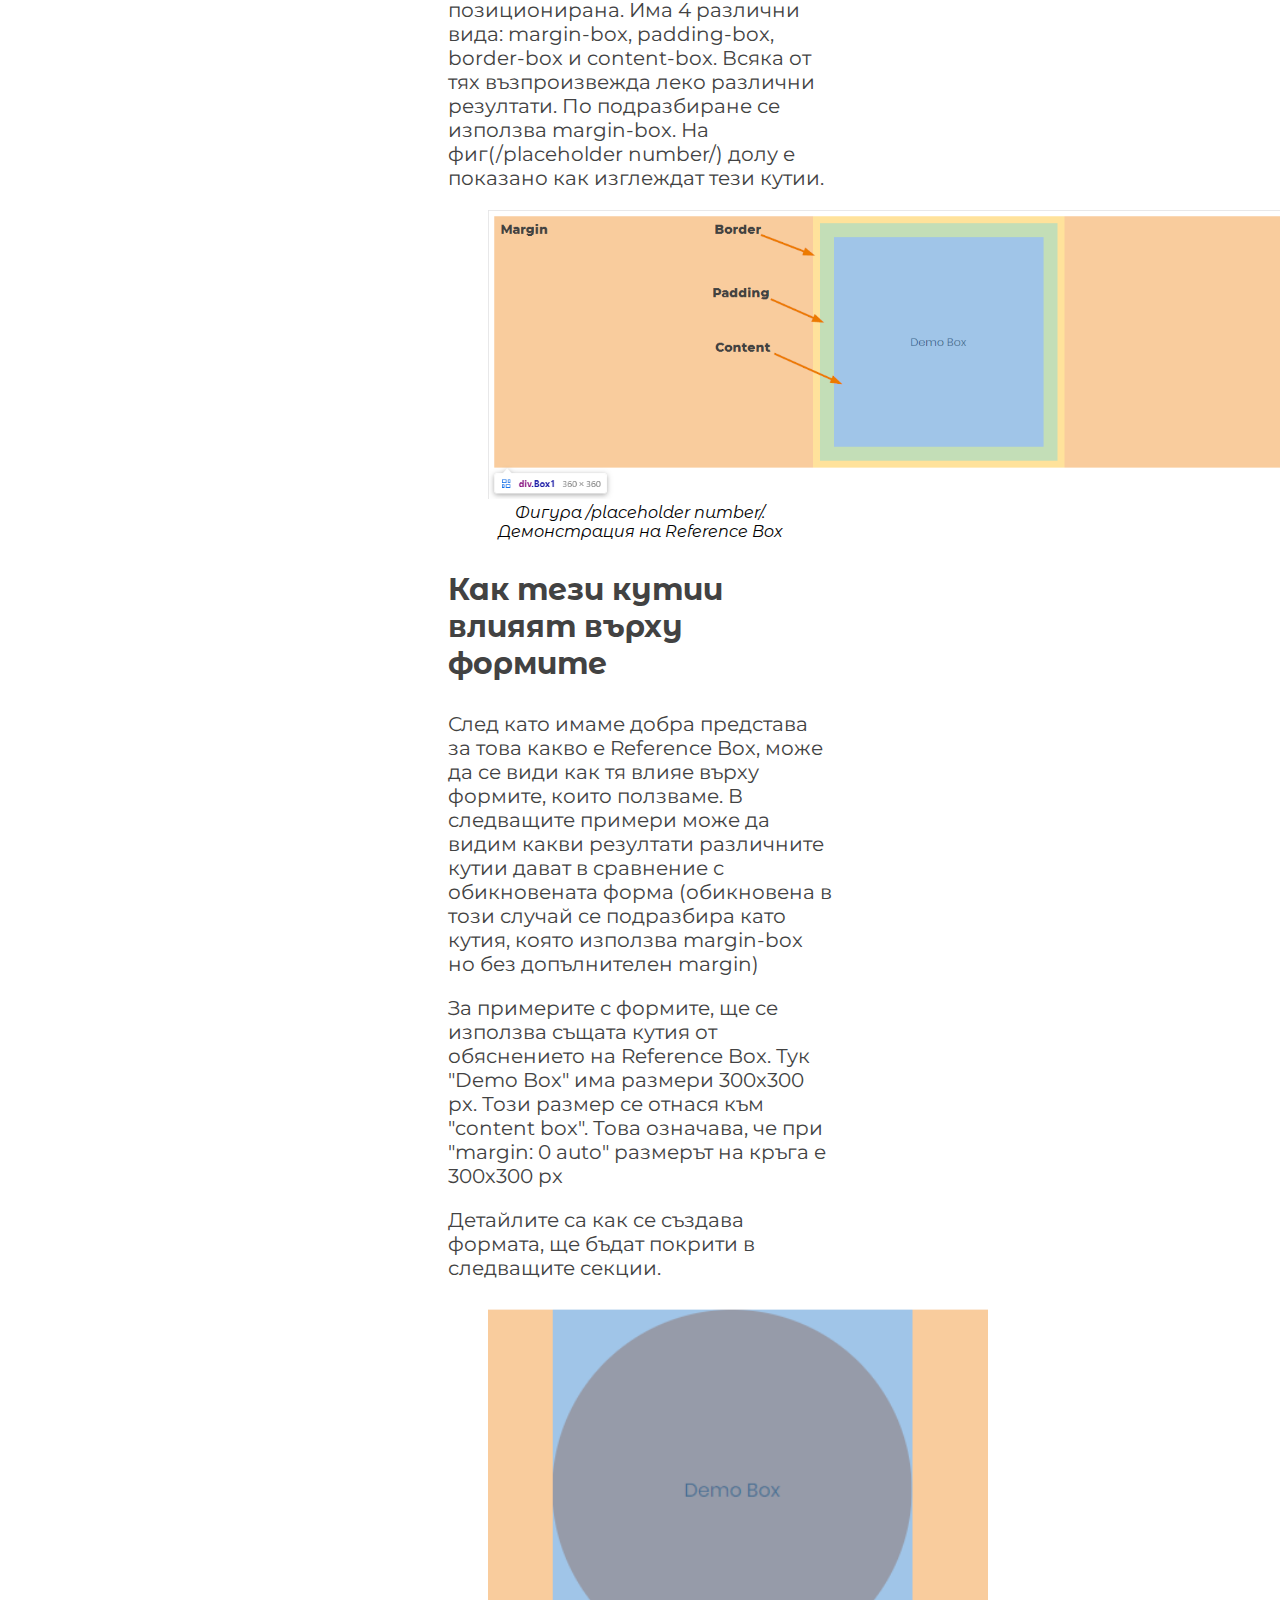
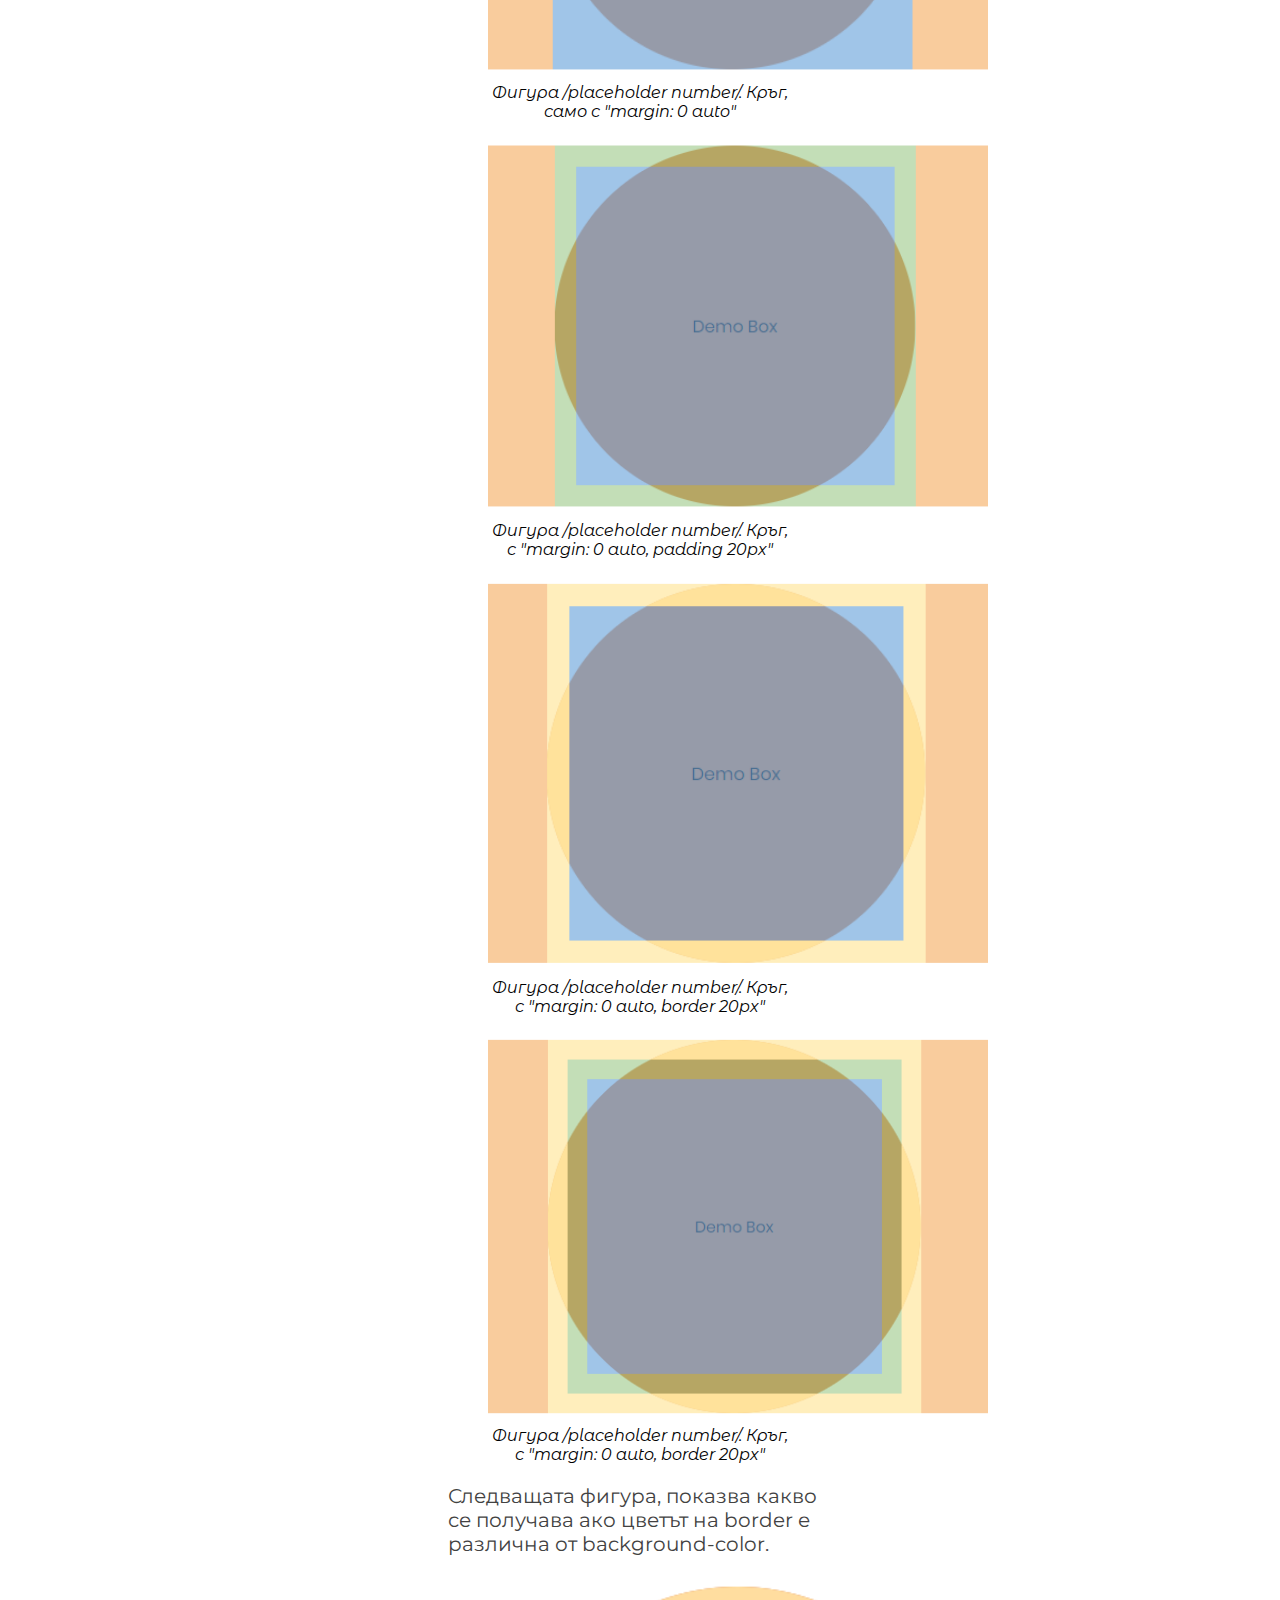
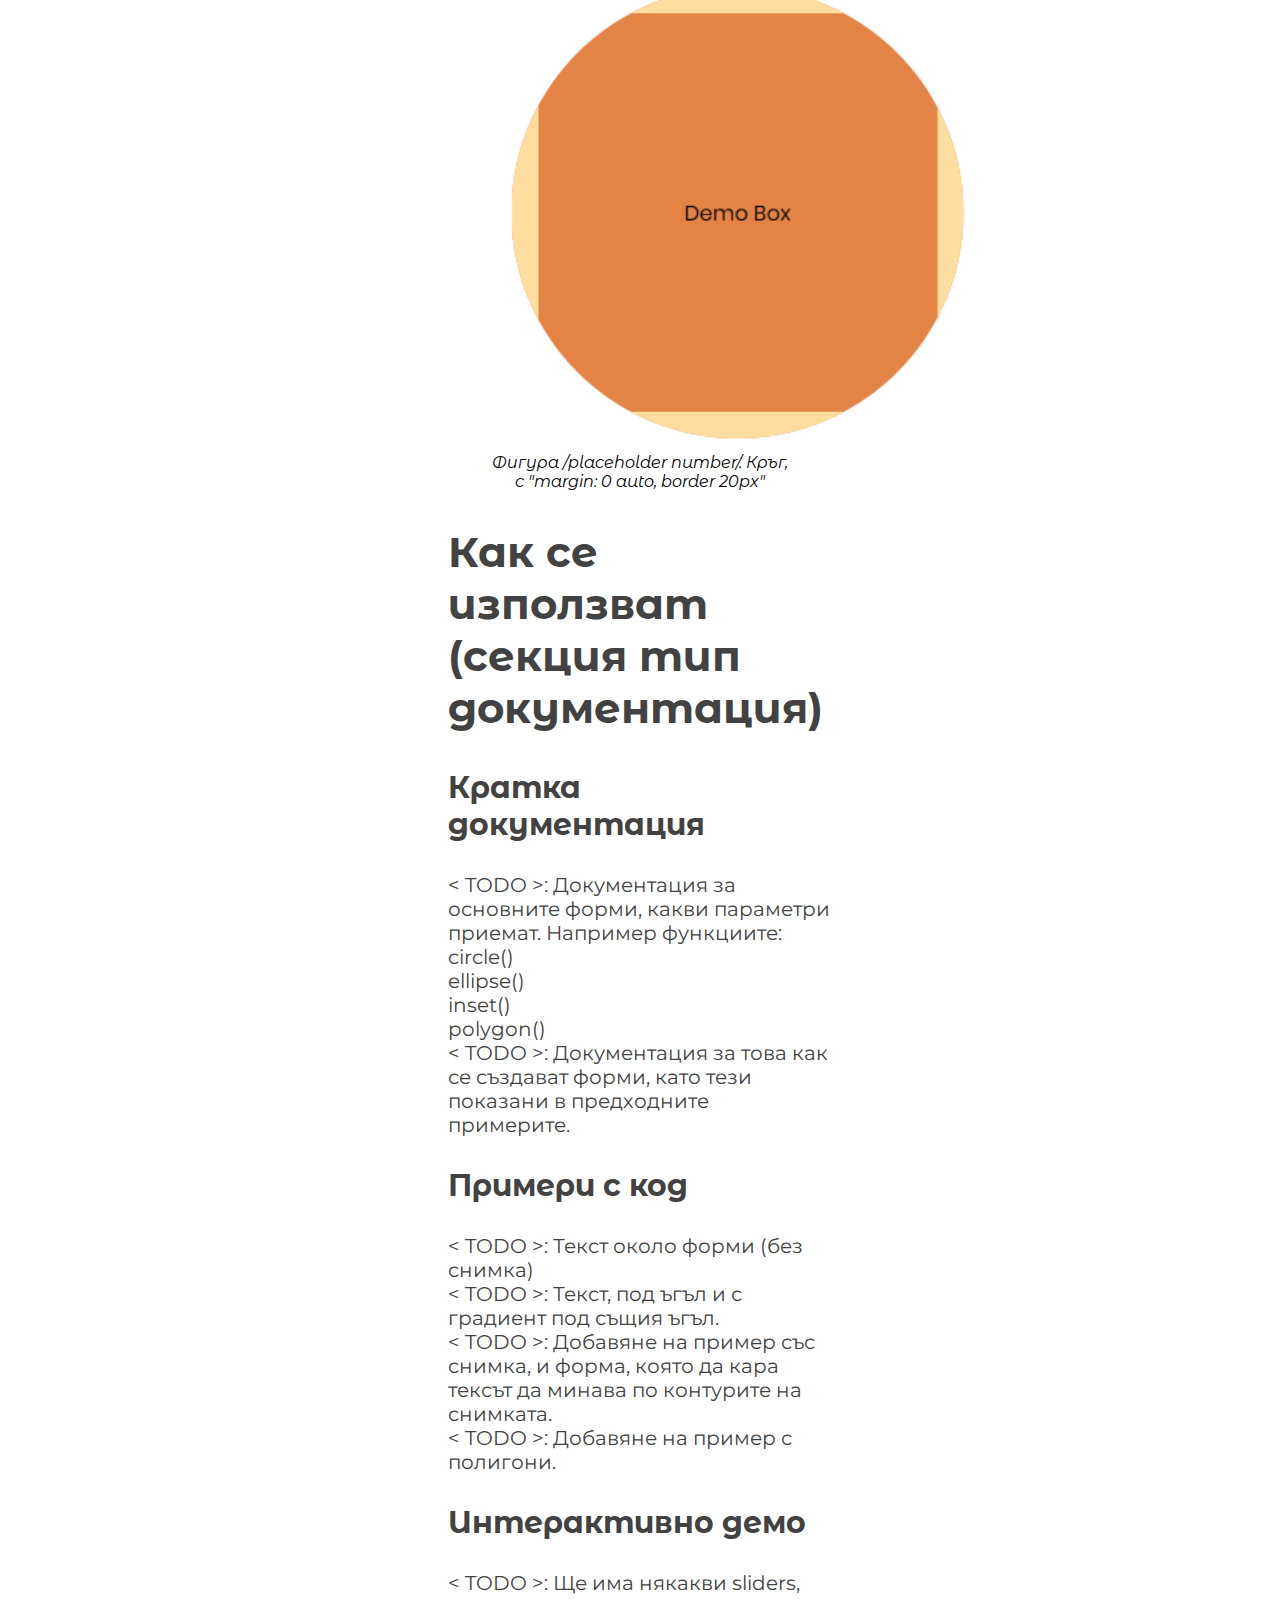
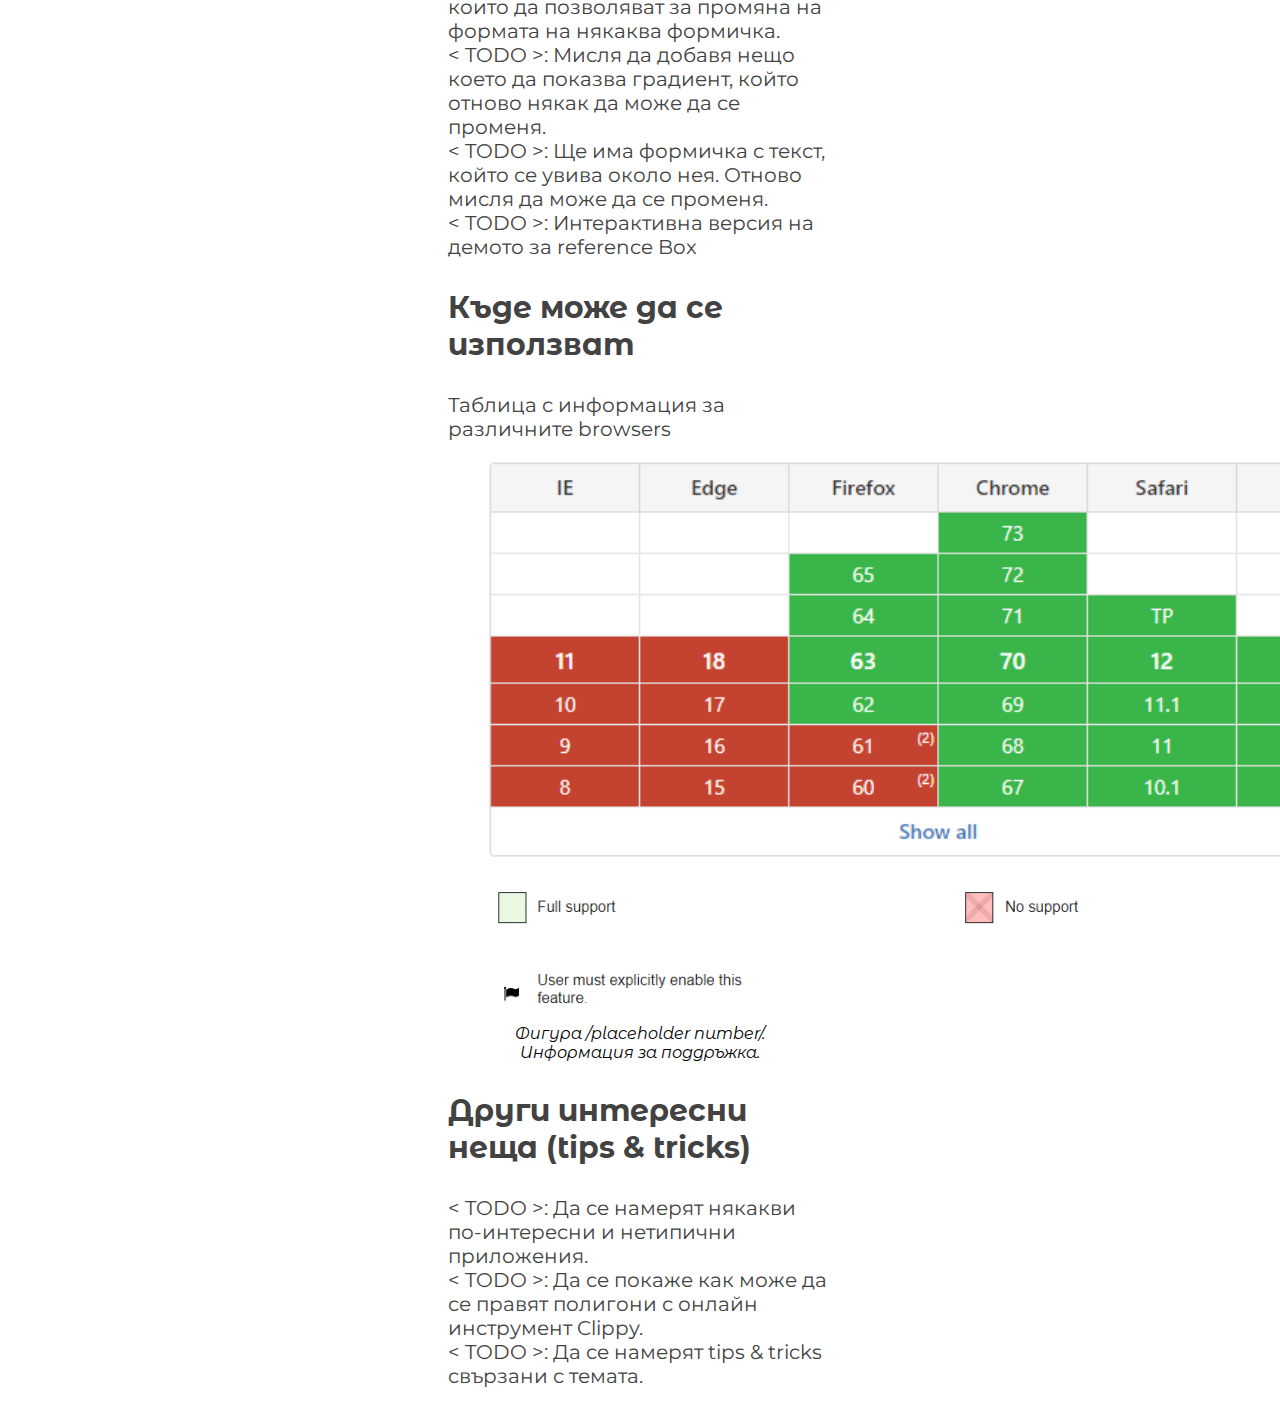
<file: referat.html>
<!-- TODO Rename referat.html to index as is the convention after final version -->
<!DOCTYPE html>
<html>

<head>
  <meta charset="utf-8" />
  <link rel="stylesheet" href="css/styling.css">
  <link rel="preconnect" href="https://fonts.gstatic.com">
  <link href="https://fonts.googleapis.com/css2?family=Abril+Fatface&family=Montserrat&family=Montserrat+Alternates:wght@400;500;800;900&display=swap" rel="stylesheet">
  <title>CSS Shapes</title>
</head>

<body>
  <main id="mainBox">
    <header>
      <section>
        <h1 class="pageTitle">
          CSS Shapes
        </h1>
        <h3 class="authorInfo">
          by Nikola Totev
        </h3>
      </section>
    </header>

    <section>
      <header>
        <h2>Какво представляват и за какво се използват (въведение) </h2>
      </header>
      <article>
        <p>CSS Shapes се използват за обвиване на съдържание около дефинирани от програмиста линия.
          Линиите се дефинират с функции като circle(), ellipse(), inset() или polygon() и се позиционират във виртуална кутия, която се нарича Reference Box.
          За тази кутия ще има подробно описание след малко.</p>

        <p> CSS Shapes е стандардт, който позволява за създаването на форми, които както беше споменато преди
          позволява съдържанието на уеб страници (най-често текст) да следват външните контури.
          Подобна техника се използва при създаването на писания, където има много текст.</p>

        <p>Преди да се въведат CSS Shapes, беше почти невъзможно да се създаде подобно оформление. Повечето дизайни са били съставени прави линии, редове колони.p>
      </article>

      <header>
        <h3>Малко повече за Reference Box</h3>
      </header>
      <article>
        <p>Reference box дефинира координатната система на формите.
          Така тази кутия въздейства върху това как дадена форма ще бъде нарисувана и позиционирана.
          Има 4 различни вида: margin-box, padding-box, border-box и content-box. Всяка от тях възпроизвежда леко различни резултати. По подразбиране се използва
          margin-box. На фиг(/placeholder number/) долу е показано как изглеждат тези кутии. </p>
        <figure>
          <img src="img/refBox.png" alt="Reference box" width="900">
          <figcaption id="fig1">Фигура /placeholder number/. Демонстрация на Reference Box</figcaption>
        </figure>
      </article>

      <header>
        <h3> Как тези кутии влияят върху формите </h3>
      </header>
      <article>
        <p>След като имаме добра представа за това какво е Reference Box,
          може да се види как тя влияе върху формите, които ползваме. В следващите примери може да видим какви резултати
          различните кутии дават в сравнение с обикновената форма
          (обикновена в този случай се подразбира като кутия, която използва margin-box но без допълнителен margin)</p>
        <p>
          За примерите с формите, ще се използва същата кутия от обяснението на Reference Box. Тук "Demo Box" има размери 300х300 px.
          Този размер се отнася към "content box". Това означава, че при "margin: 0 auto" размерът на кръга е 300х300 px
        </p>
        <p>
          Детайлите са как се създава формата, ще бъдат покрити в следващите секции.
        </p>

        <figure>
          <img src="img/shapeMarginOnly.png" alt="Reference box" width="500">
          <figcaption id="fig1">Фигура /placeholder number/. Кръг, само с "margin: 0 auto"</figcaption>
        </figure>

        <figure>
          <img src="img/shapePadding20.png" alt="Reference box" width="500">
          <figcaption id="fig1">Фигура /placeholder number/. Кръг, с "margin: 0 auto, padding 20px"</figcaption>
        </figure>

        <figure>
          <img src="img/shapeBorder20.png" alt="Reference box" width="500">
          <figcaption id="fig1">Фигура /placeholder number/. Кръг, с "margin: 0 auto, border 20px"</figcaption>
        </figure>

        <figure>
          <img src="img/shapePadding20Border20.png" alt="Reference box" width="500">
          <figcaption id="fig1">Фигура /placeholder number/. Кръг, с "margin: 0 auto, border 20px"</figcaption>
        </figure>
        <p>
          Следващата фигура, показва какво се получава ако цветът на border е различна от background-color.
        </p>
        <figure>
          <img src="img/shapeEffectOfBorder.png" alt="Reference box" width="500">
          <figcaption id="fig1">Фигура /placeholder number/. Кръг, с "margin: 0 auto, border 20px"</figcaption>
        </figure>
      </article>
    </section>

    <section>
      <header>
        <h2> Как се използват (секция тип документация) </h2>
      </header>
      <article>
        <header>
          <h3> Кратка документация</h3>
        </header>
        <article>
          <p>
            &lt TODO &gt: Документация за основните форми, какви параметри приемат. Например функциите:</br>
              circle()</br>
              ellipse()</br>
              inset()</br>
              polygon()</br>
            &lt TODO &gt: Документация за това как се създават форми, като тези показани в предходните примерите.</br>



          </p>
        </article>

        <header>
          <h3>Примери с код</h3>
        </header>
        <article>
          <p>
            &lt TODO &gt: Текст около форми (без снимка) </br>
            &lt TODO &gt: Текст, под ъгъл и с градиент под същия ъгъл.</br>
            &lt TODO &gt: Добавяне на пример със снимка, и форма, която да кара тексът да минава по контурите на снимката.</br>
            &lt TODO &gt: Добавяне на пример с полигони.</br>
          </p>
        </article>

        <header>
          <h3>Интерактивно демо</h3>
        </header>
        <article>
          <p>
            &lt TODO &gt: Ще има някакви sliders, които да позволяват за промяна на формата
            на някаква формичка.</br>

            &lt TODO &gt: Мисля да добавя нещо което да показва градиент, който отново някак да може
            да се променя.</br>

            &lt TODO &gt: Ще има формичка с текст, който се увива около нея. Отново мисля да може да се
            променя.</br>

            &lt TODO &gt: Интерактивна версия на демото за reference Box</br>
          </p>
        </article>

        <header>
          <h3>Къде може да се използват </h3>
        </header>
        <article>
          <p>Таблица с информация за различните browsers</p>
          <figure>
            <img src="img/browserSupport.png" alt="Reference box" width="900">
          </figure>
          <figure>
            <img src="img/legend.png" alt="Reference box" width="600">
            <figcaption id="fig1">Фигура /placeholder number/. Информация за поддръжка.</figcaption>
          </figure>
        </article>

        <header>
          <h3>Други интересни неща (tips & tricks)</h3>
        </header>
        <article>
          <p>
            &lt TODO &gt: Да се намерят някакви по-интересни и нетипични приложения.</br>
            &lt TODO &gt: Да се покаже как може да се правят полигони с онлайн инструмент Clippy. </br>
            &lt TODO &gt: Да се намерят tips & tricks свързани с темата.</br>
          </p>
        </article>
      </article>
    </section>
  </main>
</body>

</html>
</file>
<file: css/styling.css>
main {
  padding-left: 440px;
  padding-right: 440px;
  align-items: center;
  justify-content: center;
}

h2 {
  font-family: 'Montserrat Alternates', sans-serif;
  font-size: 42px;
  color: #424242;
}

h3 {
  font-family: 'Montserrat Alternates', sans-serif;
  font-size: 30px;
  color: #424242;
}

h4 {
  font-family: 'Montserrat Alternates', sans-serif;
  font-size: 25px;
  color: #424242;
}

.supportedShape {
  font-family: 'Montserrat', sans-serif;
  font-weight: 700;
  font-size: 20px;
  color: #424242;
}

.warningMsg
{
  color: #DF7066;
  font-weight: bold;
  font-family: 'Montserrat Alternates', sans-serif;
}

.shape {
    float: left;
    width: 150px;
    height: 100px;
    shape-outside: inset(20px 50px 10px 0 round 50px);
    background-color: #FB8500;
    border-radius: 10px;
    margin:20px;
    padding: 20px;
}

pre code {
  background-color: #FFEDD9;
  border: 1px solid #FB8500;
  border-radius: 10px;
  display: block;
  font-size: 18px;

  text-align: left;
}

.circleDemo {
  float: left;
  shape-outside: circle(50% at 42%);
  margin: 20px;
}

.ellipseDemo {
    float: left;
    shape-outside: ellipse(closest-side farthest-side at 30%);
    margin: 20px;
    width: 200px;
    height: 140px;
}

.polyDemo {
    float: left;
    shape-outside: polygon(0px 0px, 0px 189px, 100.48% 94.71%, 200px 120px, 80.67% 37.17%);
    width: 200px;
    height: 200px;
}

.box{
  margin-bottom: 50px;
}

p {
  font-family: 'Montserrat', sans-serif;
  font-size: 20px;
  color: #424242;
}

.pageTitle {
  font-family: 'Abril Fatface', cursive;
  color: #FB8500;
  font-size: 100px;
  text-align: left;
  margin-bottom: 0;
}

h3.authorInfo {
  font-family: 'Montserrat', sans-serif;
  color: #424242;
  font-size: 30px;
  text-align: left;
  margin-top: 0;
}

figure {
  justify-content: center;
  font-family: 'Montserrat Alternates', sans-serif;
  text-align: center;
}

figcaption {
  font-style: italic;
}

cite {
  font-style: normal;
  font-size: 20px;
  font-family: 'Montserrat', sans-serif;
}

a {
  color: #FB8500;
  font-family: 'Montserrat', sans-serif;
  font-weight: 600;
}
</file>
